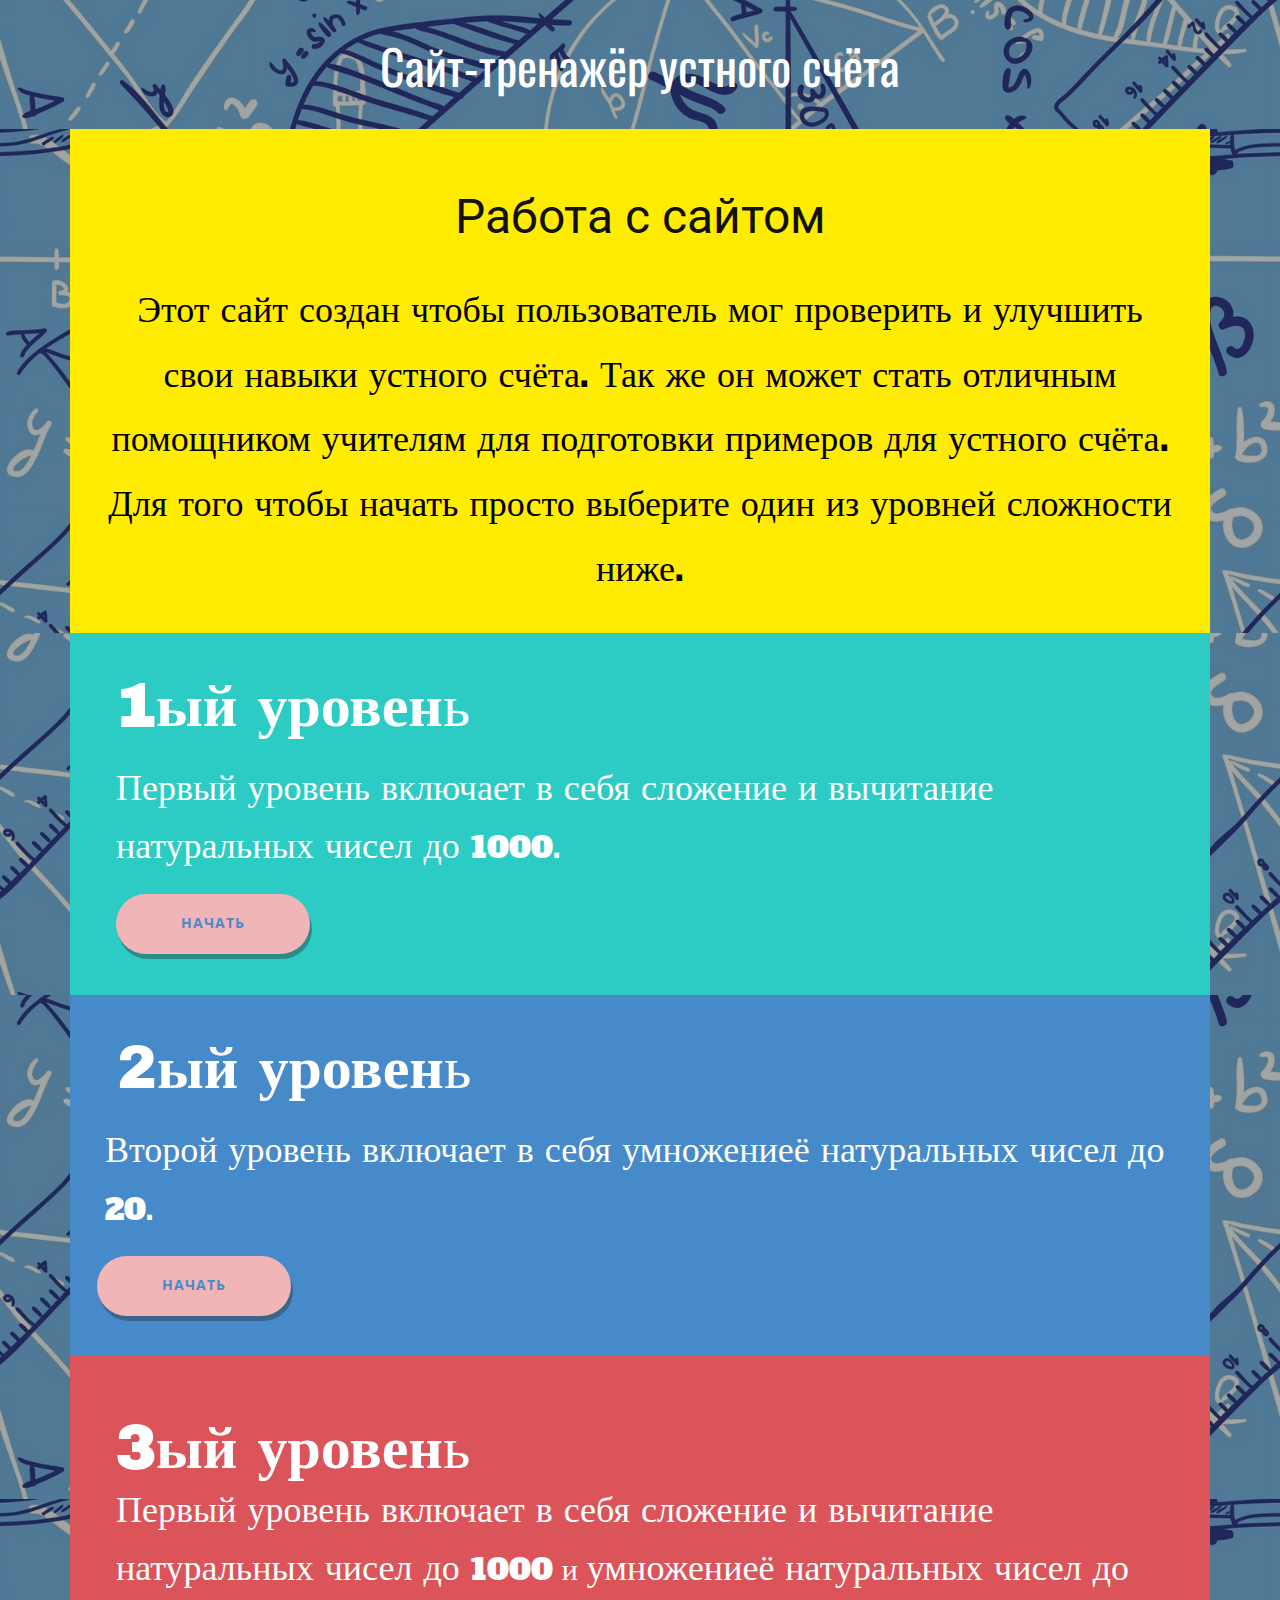
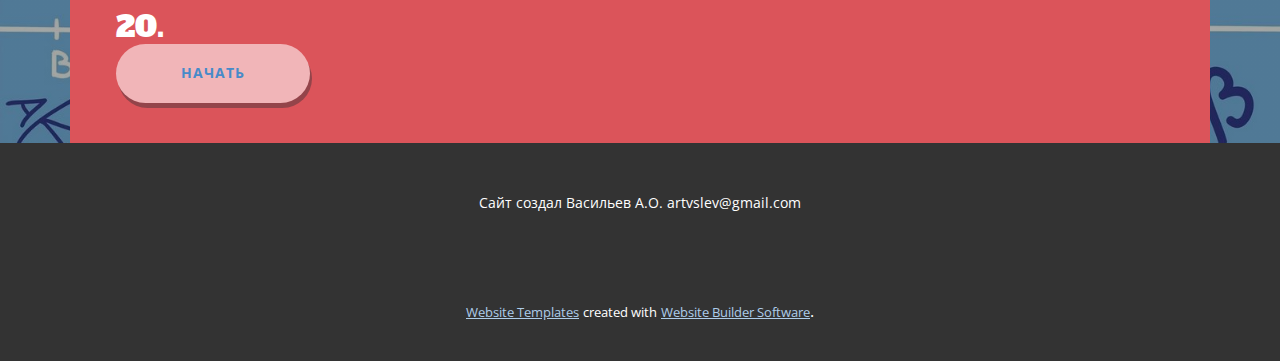
<file: index.html>
<!DOCTYPE html>
<html style="font-size: 16px;">
  <head>
    <meta name="viewport" content="width=device-width, initial-scale=1.0">
    <meta charset="utf-8">
    <meta name="keywords" content="Сайт-тренажёр устного счёта, Работа с сайтом, ​​1ый уровень">
    <meta name="description" content="">
    <meta name="page_type" content="np-template-header-footer-from-plugin">
    <title>Главная</title>
    <link rel="stylesheet" href="nicepage.css" media="screen">
<link rel="stylesheet" href="Главная.css" media="screen">
    <script class="u-script" type="text/javascript" src="jquery.js" defer=""></script>
    <script class="u-script" type="text/javascript" src="nicepage.js" defer=""></script>
    <meta name="generator" content="Nicepage 4.8.2, nicepage.com">
    <link id="u-theme-google-font" rel="stylesheet" href="https://fonts.googleapis.com/css?family=Roboto:100,100i,300,300i,400,400i,500,500i,700,700i,900,900i|Open+Sans:300,300i,400,400i,500,500i,600,600i,700,700i,800,800i">
    <link id="u-page-google-font" rel="stylesheet" href="https://fonts.googleapis.com/css?family=Oswald:200,300,400,500,600,700|Alfa+Slab+One:400|Archivo+Black:400">
    
    
    
    
    
    <script type="application/ld+json">{
		"@context": "http://schema.org",
		"@type": "Organization",
		"name": ""
}</script>
    <meta name="theme-color" content="#478ac9">
    <meta property="og:title" content="Главная">
    <meta property="og:type" content="website">
  </head>
  <body data-home-page="Главная.html" data-home-page-title="Главная" class="u-body u-xl-mode"><header class="u-clearfix u-header u-image u-shading u-header" id="sec-0001" data-image-width="1600" data-image-height="900"><div class="u-clearfix u-sheet u-valign-middle u-sheet-1">
        <h1 class="u-align-center u-custom-font u-font-oswald u-text u-text-1">Сайт-тренажёр устного счёта<span style="font-size: 4.5rem;"></span>
          <br>
        </h1>
      </div></header> 
    <section class="skrollable u-align-center u-clearfix u-image u-shading u-section-1" id="sec-8f2c" data-image-width="1600" data-image-height="900">
      <div class="u-clearfix u-sheet u-sheet-1">
        <div class="u-container-style u-custom-color-5 u-expanded-width u-group u-shape-rectangle u-group-1">
          <div class="u-container-layout u-container-layout-1">
            <h1 class="u-text u-text-default u-text-1">Работа с сайтом<br>
            </h1>
            <p class="u-align-center u-custom-font u-text u-text-black u-text-2">Этот сайт создан чтобы пользователь мог проверить и улучшить свои навыки устного счёта. Так же он может стать отличным помощником учителям для подготовки примеров для устного счёта.<br>Для того чтобы начать просто выберите один из уровней сложности ниже.
            </p>
          </div>
        </div>
      </div>
    </section>
    <section class="u-align-center u-clearfix u-image u-shading u-section-2" id="carousel_2105" data-image-width="1600" data-image-height="900">
      <div class="u-clearfix u-sheet u-valign-middle u-sheet-1">
        <div class="u-clearfix u-expanded-width u-layout-wrap u-layout-wrap-1">
          <div class="u-layout">
            <div class="u-layout-row">
              <div class="u-align-left u-container-style u-layout-cell u-palette-4-base u-size-60 u-layout-cell-1">
                <div class="u-container-layout u-container-layout-1">
                  <h2 class="u-custom-font u-text u-text-default u-text-1">
                    <span style="font-weight: 700;">
                      <span style="font-weight: 400;"></span>
                    </span>
                    <span style="font-weight: 700;">1ый </span>
                    <span style="font-weight: 700;">уровен</span>ь
                  </h2>
                  <p class="u-large-text u-text u-text-variant u-text-2">Первый уровень включает в себя сложение и вычитание натуральных чисел до <span style="font-size: 1.875rem;">1000.</span>
                  </p>
                  <a href="Уровень-1.html" data-page-id="5730652" class="u-btn u-btn-round u-button-style u-hover-palette-3-light-3 u-palette-2-light-2 u-radius-50 u-text-palette-1-base u-btn-1">Начать<br>
                  </a>
                </div>
              </div>
            </div>
          </div>
        </div>
      </div>
    </section>
    <section class="u-align-center u-clearfix u-image u-shading u-section-3" id="carousel_5beb" data-image-width="1600" data-image-height="900">
      <div class="u-clearfix u-sheet u-sheet-1">
        <div class="u-clearfix u-expanded-width u-layout-wrap u-palette-1-base u-layout-wrap-1">
          <div class="u-layout">
            <div class="u-layout-row">
              <div class="u-align-left u-container-style u-layout-cell u-size-60 u-layout-cell-1">
                <div class="u-container-layout u-container-layout-1">
                  <h2 class="u-custom-font u-text u-text-default u-text-1">2<span style="font-weight: 700;"></span>
                    <span style="font-weight: 700;">ый </span>
                    <span style="font-weight: 700;">уровен</span>ь
                  </h2>
                  <p class="u-large-text u-text u-text-variant u-text-2">Второй уровень включает в себя умножениеё натуральных чисел до <span style="font-size: 1.875rem;">20.</span>
                  </p>
                  <a href="Уровень-2.html" data-page-id="1808806588" class="u-btn u-btn-round u-button-style u-hover-palette-3-light-3 u-palette-2-light-2 u-radius-50 u-text-palette-1-base u-btn-1">Начать<br>
                  </a>
                </div>
              </div>
            </div>
          </div>
        </div>
      </div>
    </section>
    <section class="u-align-center u-clearfix u-image u-shading u-section-4" id="carousel_c3f8" data-image-width="1600" data-image-height="900">
      <div class="u-clearfix u-sheet u-sheet-1">
        <div class="u-clearfix u-expanded-width u-layout-wrap u-palette-2-base u-layout-wrap-1">
          <div class="u-layout">
            <div class="u-layout-row">
              <div class="u-align-center-sm u-align-center-xs u-align-left-lg u-align-left-md u-align-left-xl u-container-style u-layout-cell u-size-60 u-layout-cell-1">
                <div class="u-container-layout u-container-layout-1">
                  <h2 class="u-custom-font u-text u-text-default u-text-1">
                    <span style="font-weight: 700;">
                      <span style="font-weight: 400;"></span>
                    </span>
                    <span style="font-weight: 700;">3ый </span>
                    <span style="font-weight: 700;">уровен</span>ь
                  </h2>
                  <p class="u-large-text u-text u-text-variant u-text-2">Первый уровень включает в себя сложение и вычитание натуральных чисел до <span style="font-size: 1.875rem;">1000 и&nbsp;</span>умножениеё натуральных чисел до <span style="font-size: 1.875rem;">20.</span>
                  </p>
                  <a href="Уровень-3.html" data-page-id="645821749" class="u-btn u-btn-round u-button-style u-hover-palette-3-light-3 u-palette-2-light-2 u-radius-50 u-text-palette-1-base u-btn-1">Начать<br>
                  </a>
                </div>
              </div>
            </div>
          </div>
        </div>
      </div>
    </section>
    
    
    <footer class="u-align-center u-clearfix u-footer u-grey-80 u-footer" id="sec-df2f"><div class="u-clearfix u-sheet u-sheet-1">
      <p class="u-small-text u-text u-text-variant u-text-1">Сайт создал Васильев А.О. artvslev@gmail.com</p>
    </div></footer>
    <section class="u-backlink u-clearfix u-grey-80">
      <a class="u-link" href="https://nicepage.com/website-templates" target="_blank">
        <span>Website Templates</span>
      </a>
      <p class="u-text">
        <span>created with</span>
      </p>
      <a class="u-link" href="" target="_blank">
        <span>Website Builder Software</span>
      </a>. 
    </section>
  </body>
</html>
</file>
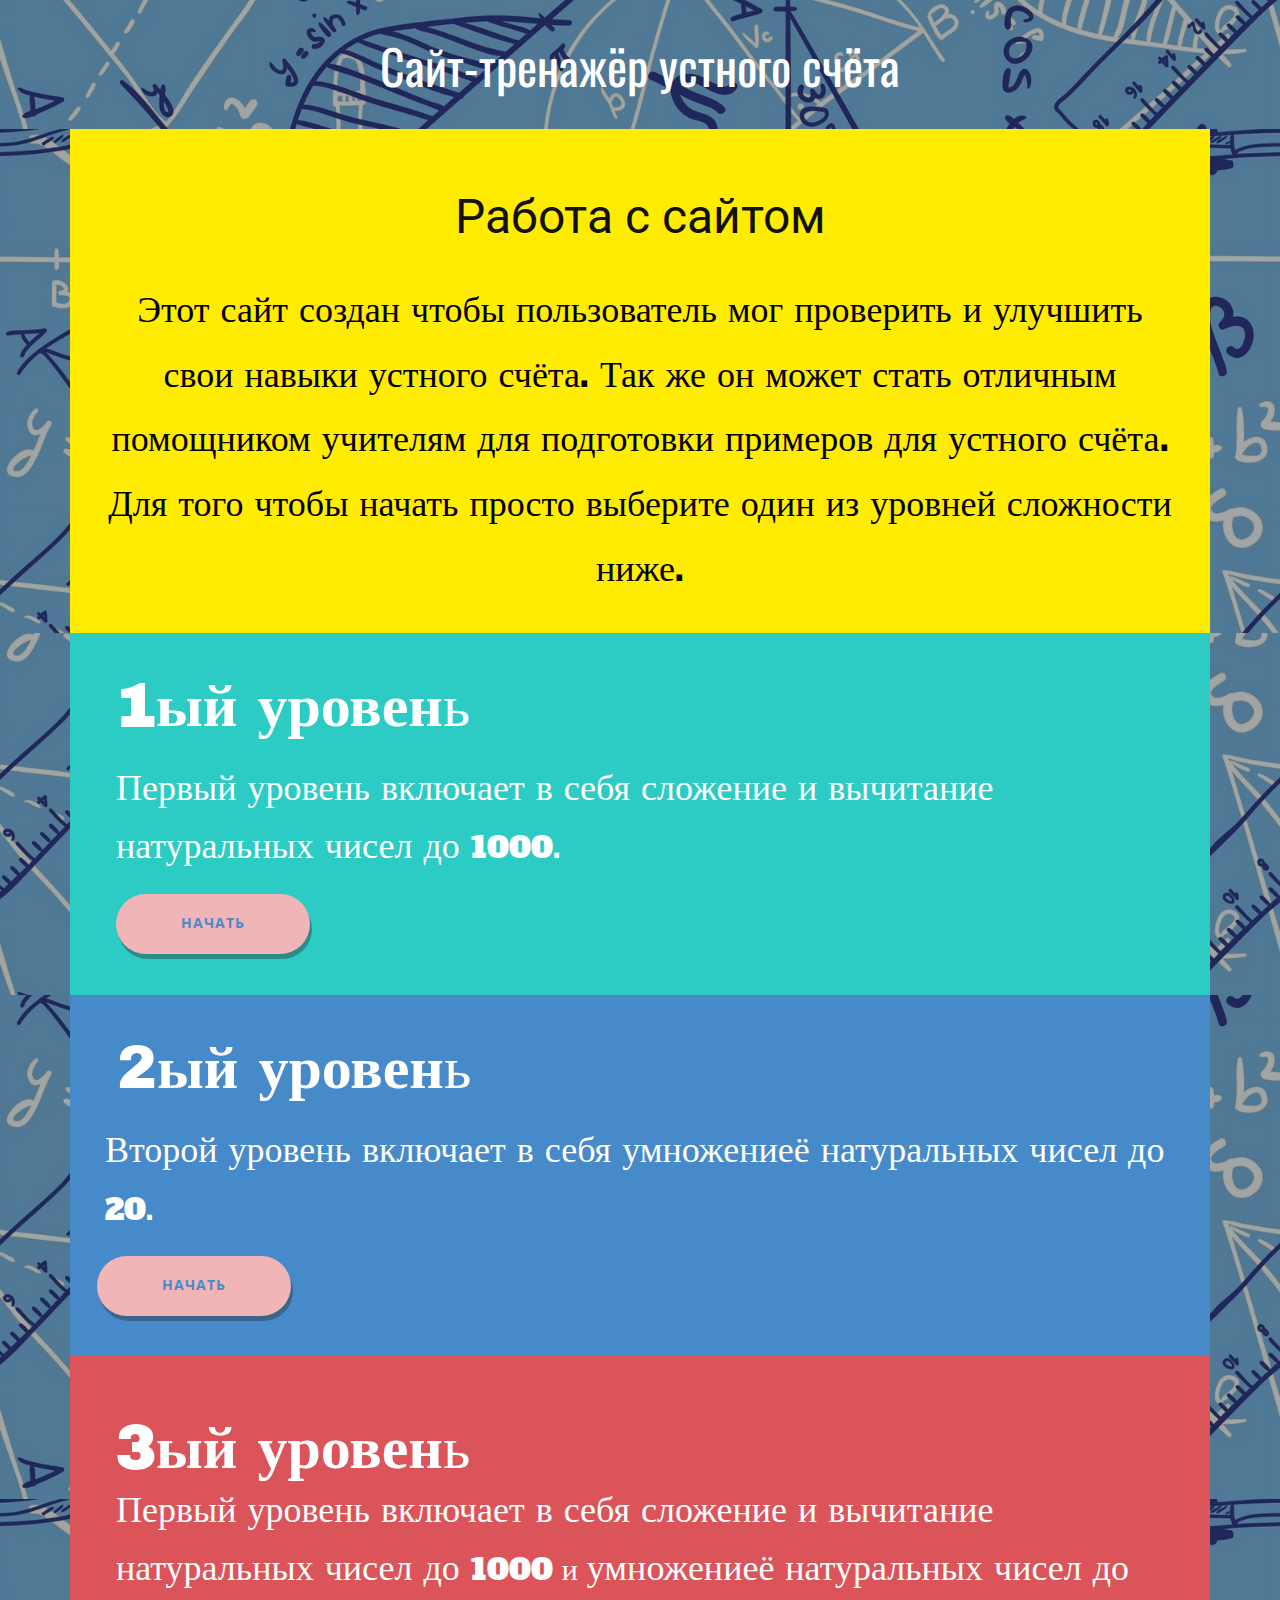
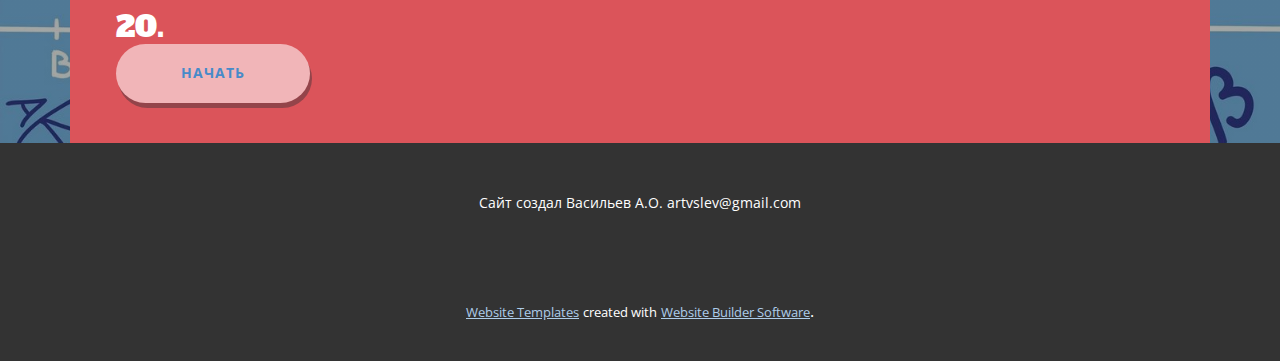
<file: Главная.html>
<!DOCTYPE html>
<html style="font-size: 16px;">
  <head>
    <meta name="viewport" content="width=device-width, initial-scale=1.0">
    <meta charset="utf-8">
    <meta name="keywords" content="Сайт-тренажёр устного счёта, Работа с сайтом, ​​1ый уровень">
    <meta name="description" content="">
    <meta name="page_type" content="np-template-header-footer-from-plugin">
    <title>Главная</title>
    <link rel="stylesheet" href="nicepage.css" media="screen">
<link rel="stylesheet" href="Главная.css" media="screen">
    <script class="u-script" type="text/javascript" src="jquery.js" defer=""></script>
    <script class="u-script" type="text/javascript" src="nicepage.js" defer=""></script>
    <meta name="generator" content="Nicepage 4.8.2, nicepage.com">
    <link id="u-theme-google-font" rel="stylesheet" href="https://fonts.googleapis.com/css?family=Roboto:100,100i,300,300i,400,400i,500,500i,700,700i,900,900i|Open+Sans:300,300i,400,400i,500,500i,600,600i,700,700i,800,800i">
    <link id="u-page-google-font" rel="stylesheet" href="https://fonts.googleapis.com/css?family=Oswald:200,300,400,500,600,700|Alfa+Slab+One:400|Archivo+Black:400">
    
    
    
    
    
    <script type="application/ld+json">{
		"@context": "http://schema.org",
		"@type": "Organization",
		"name": ""
}</script>
    <meta name="theme-color" content="#478ac9">
    <meta property="og:title" content="Главная">
    <meta property="og:type" content="website">
  </head>
  <body class="u-body u-xl-mode"><header class="u-clearfix u-header u-image u-shading u-header" id="sec-0001" data-image-width="1600" data-image-height="900"><div class="u-clearfix u-sheet u-valign-middle u-sheet-1">
        <h1 class="u-align-center u-custom-font u-font-oswald u-text u-text-1">Сайт-тренажёр устного счёта<span style="font-size: 4.5rem;"></span>
          <br>
        </h1>
      </div></header> 
    <section class="skrollable u-align-center u-clearfix u-image u-shading u-section-1" id="sec-8f2c" data-image-width="1600" data-image-height="900">
      <div class="u-clearfix u-sheet u-sheet-1">
        <div class="u-container-style u-custom-color-5 u-expanded-width u-group u-shape-rectangle u-group-1">
          <div class="u-container-layout u-container-layout-1">
            <h1 class="u-text u-text-default u-text-1">Работа с сайтом<br>
            </h1>
            <p class="u-align-center u-custom-font u-text u-text-black u-text-2">Этот сайт создан чтобы пользователь мог проверить и улучшить свои навыки устного счёта. Так же он может стать отличным помощником учителям для подготовки примеров для устного счёта.<br>Для того чтобы начать просто выберите один из уровней сложности ниже.
            </p>
          </div>
        </div>
      </div>
    </section>
    <section class="u-align-center u-clearfix u-image u-shading u-section-2" id="carousel_2105" data-image-width="1600" data-image-height="900">
      <div class="u-clearfix u-sheet u-valign-middle u-sheet-1">
        <div class="u-clearfix u-expanded-width u-layout-wrap u-layout-wrap-1">
          <div class="u-layout">
            <div class="u-layout-row">
              <div class="u-align-left u-container-style u-layout-cell u-palette-4-base u-size-60 u-layout-cell-1">
                <div class="u-container-layout u-container-layout-1">
                  <h2 class="u-custom-font u-text u-text-default u-text-1">
                    <span style="font-weight: 700;">
                      <span style="font-weight: 400;"></span>
                    </span>
                    <span style="font-weight: 700;">1ый </span>
                    <span style="font-weight: 700;">уровен</span>ь
                  </h2>
                  <p class="u-large-text u-text u-text-variant u-text-2">Первый уровень включает в себя сложение и вычитание натуральных чисел до <span style="font-size: 1.875rem;">1000.</span>
                  </p>
                  <a href="Уровень-1.html" data-page-id="5730652" class="u-btn u-btn-round u-button-style u-hover-palette-3-light-3 u-palette-2-light-2 u-radius-50 u-text-palette-1-base u-btn-1">Начать<br>
                  </a>
                </div>
              </div>
            </div>
          </div>
        </div>
      </div>
    </section>
    <section class="u-align-center u-clearfix u-image u-shading u-section-3" id="carousel_5beb" data-image-width="1600" data-image-height="900">
      <div class="u-clearfix u-sheet u-sheet-1">
        <div class="u-clearfix u-expanded-width u-layout-wrap u-palette-1-base u-layout-wrap-1">
          <div class="u-layout">
            <div class="u-layout-row">
              <div class="u-align-left u-container-style u-layout-cell u-size-60 u-layout-cell-1">
                <div class="u-container-layout u-container-layout-1">
                  <h2 class="u-custom-font u-text u-text-default u-text-1">2<span style="font-weight: 700;"></span>
                    <span style="font-weight: 700;">ый </span>
                    <span style="font-weight: 700;">уровен</span>ь
                  </h2>
                  <p class="u-large-text u-text u-text-variant u-text-2">Второй уровень включает в себя умножениеё натуральных чисел до <span style="font-size: 1.875rem;">20.</span>
                  </p>
                  <a href="Уровень-2.html" data-page-id="1808806588" class="u-btn u-btn-round u-button-style u-hover-palette-3-light-3 u-palette-2-light-2 u-radius-50 u-text-palette-1-base u-btn-1">Начать<br>
                  </a>
                </div>
              </div>
            </div>
          </div>
        </div>
      </div>
    </section>
    <section class="u-align-center u-clearfix u-image u-shading u-section-4" id="carousel_c3f8" data-image-width="1600" data-image-height="900">
      <div class="u-clearfix u-sheet u-sheet-1">
        <div class="u-clearfix u-expanded-width u-layout-wrap u-palette-2-base u-layout-wrap-1">
          <div class="u-layout">
            <div class="u-layout-row">
              <div class="u-align-center-sm u-align-center-xs u-align-left-lg u-align-left-md u-align-left-xl u-container-style u-layout-cell u-size-60 u-layout-cell-1">
                <div class="u-container-layout u-container-layout-1">
                  <h2 class="u-custom-font u-text u-text-default u-text-1">
                    <span style="font-weight: 700;">
                      <span style="font-weight: 400;"></span>
                    </span>
                    <span style="font-weight: 700;">3ый </span>
                    <span style="font-weight: 700;">уровен</span>ь
                  </h2>
                  <p class="u-large-text u-text u-text-variant u-text-2">Первый уровень включает в себя сложение и вычитание натуральных чисел до <span style="font-size: 1.875rem;">1000 и&nbsp;</span>умножениеё натуральных чисел до <span style="font-size: 1.875rem;">20.</span>
                  </p>
                  <a href="Уровень-3.html" data-page-id="645821749" class="u-btn u-btn-round u-button-style u-hover-palette-3-light-3 u-palette-2-light-2 u-radius-50 u-text-palette-1-base u-btn-1">Начать<br>
                  </a>
                </div>
              </div>
            </div>
          </div>
        </div>
      </div>
    </section>
    
    
     
    <footer class="u-align-center u-clearfix u-footer u-grey-80 u-footer" id="sec-df2f"><div class="u-clearfix u-sheet u-sheet-1">
      <p class="u-small-text u-text u-text-variant u-text-1">Сайт создал Васильев А.О. artvslev@gmail.com</p>
    </div></footer>
    <section class="u-backlink u-clearfix u-grey-80">
      <a class="u-link" href="https://nicepage.com/website-templates" target="_blank">
        <span>Website Templates</span>
      </a>
      <p class="u-text">
        <span>created with</span>
      </p>
      <a class="u-link" href="" target="_blank">
        <span>Website Builder Software</span>
      </a>. 
    </section>
  </body>
</html>
</file>
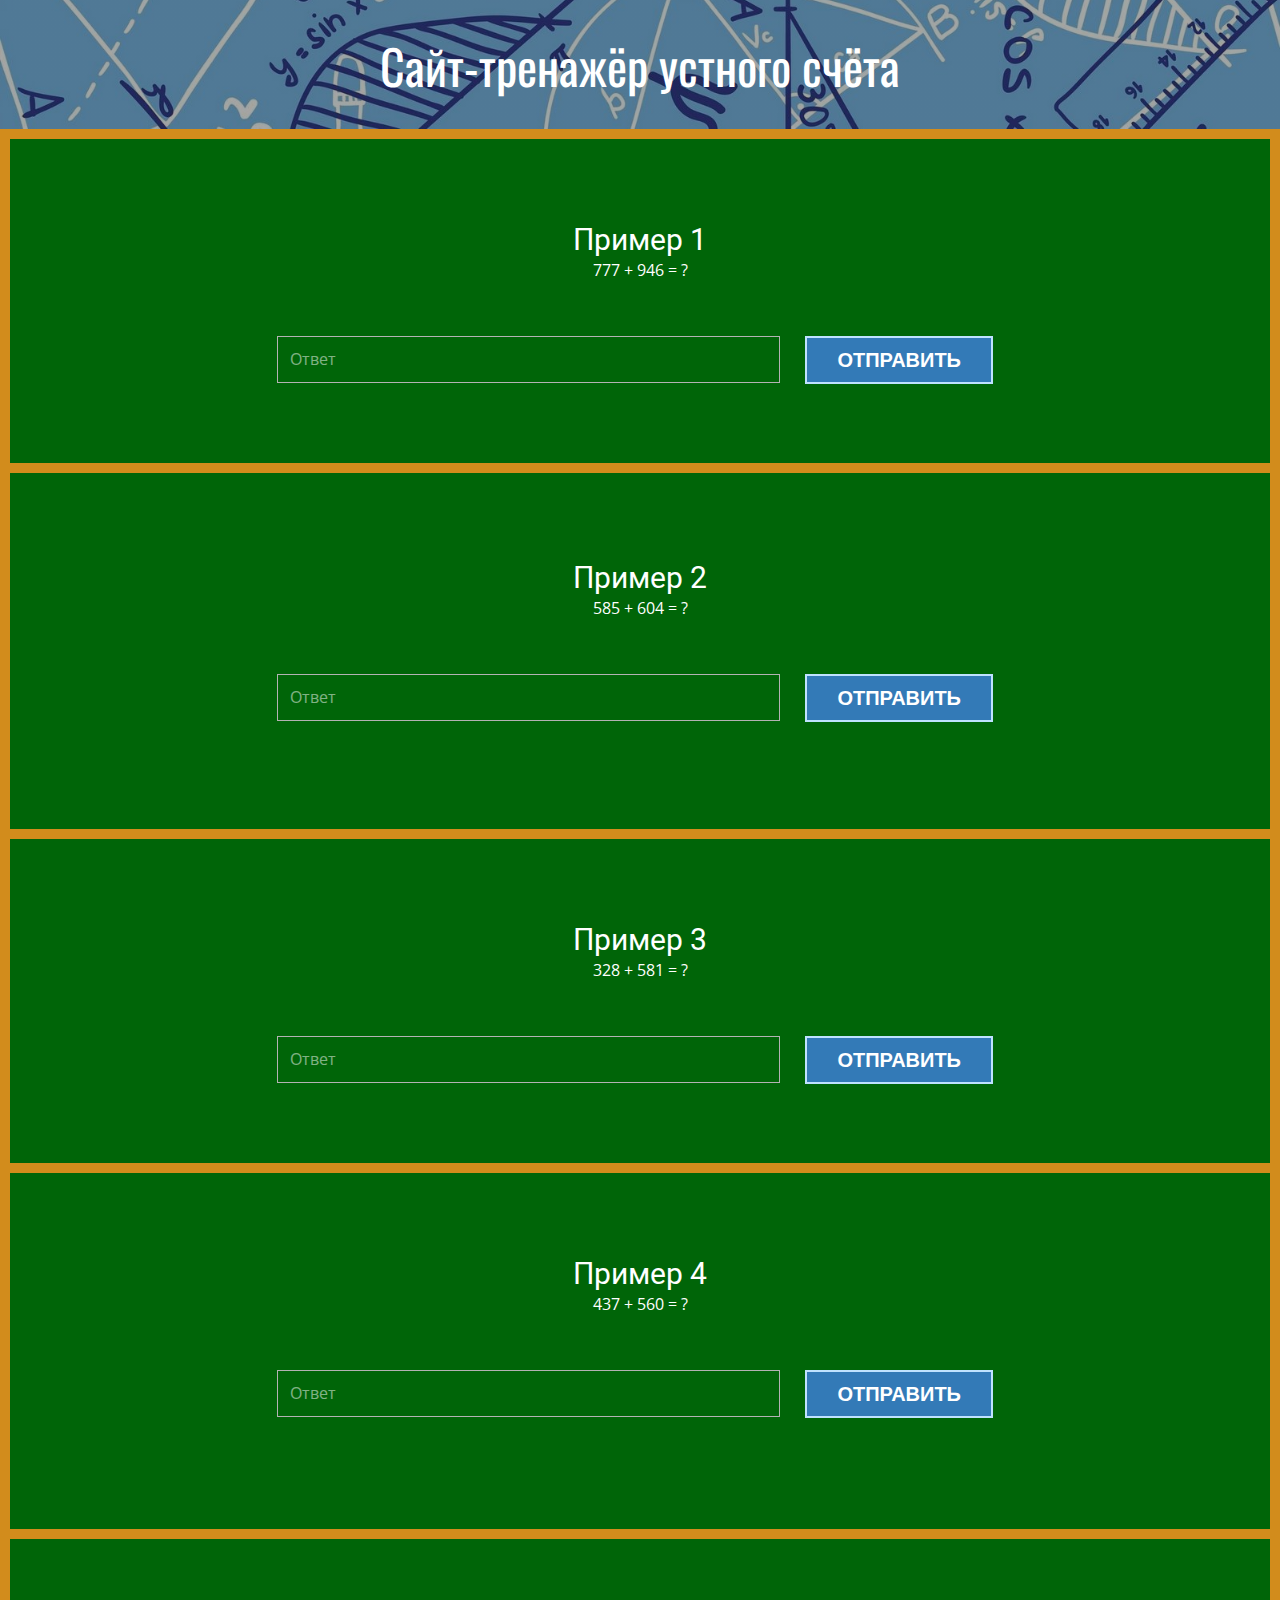
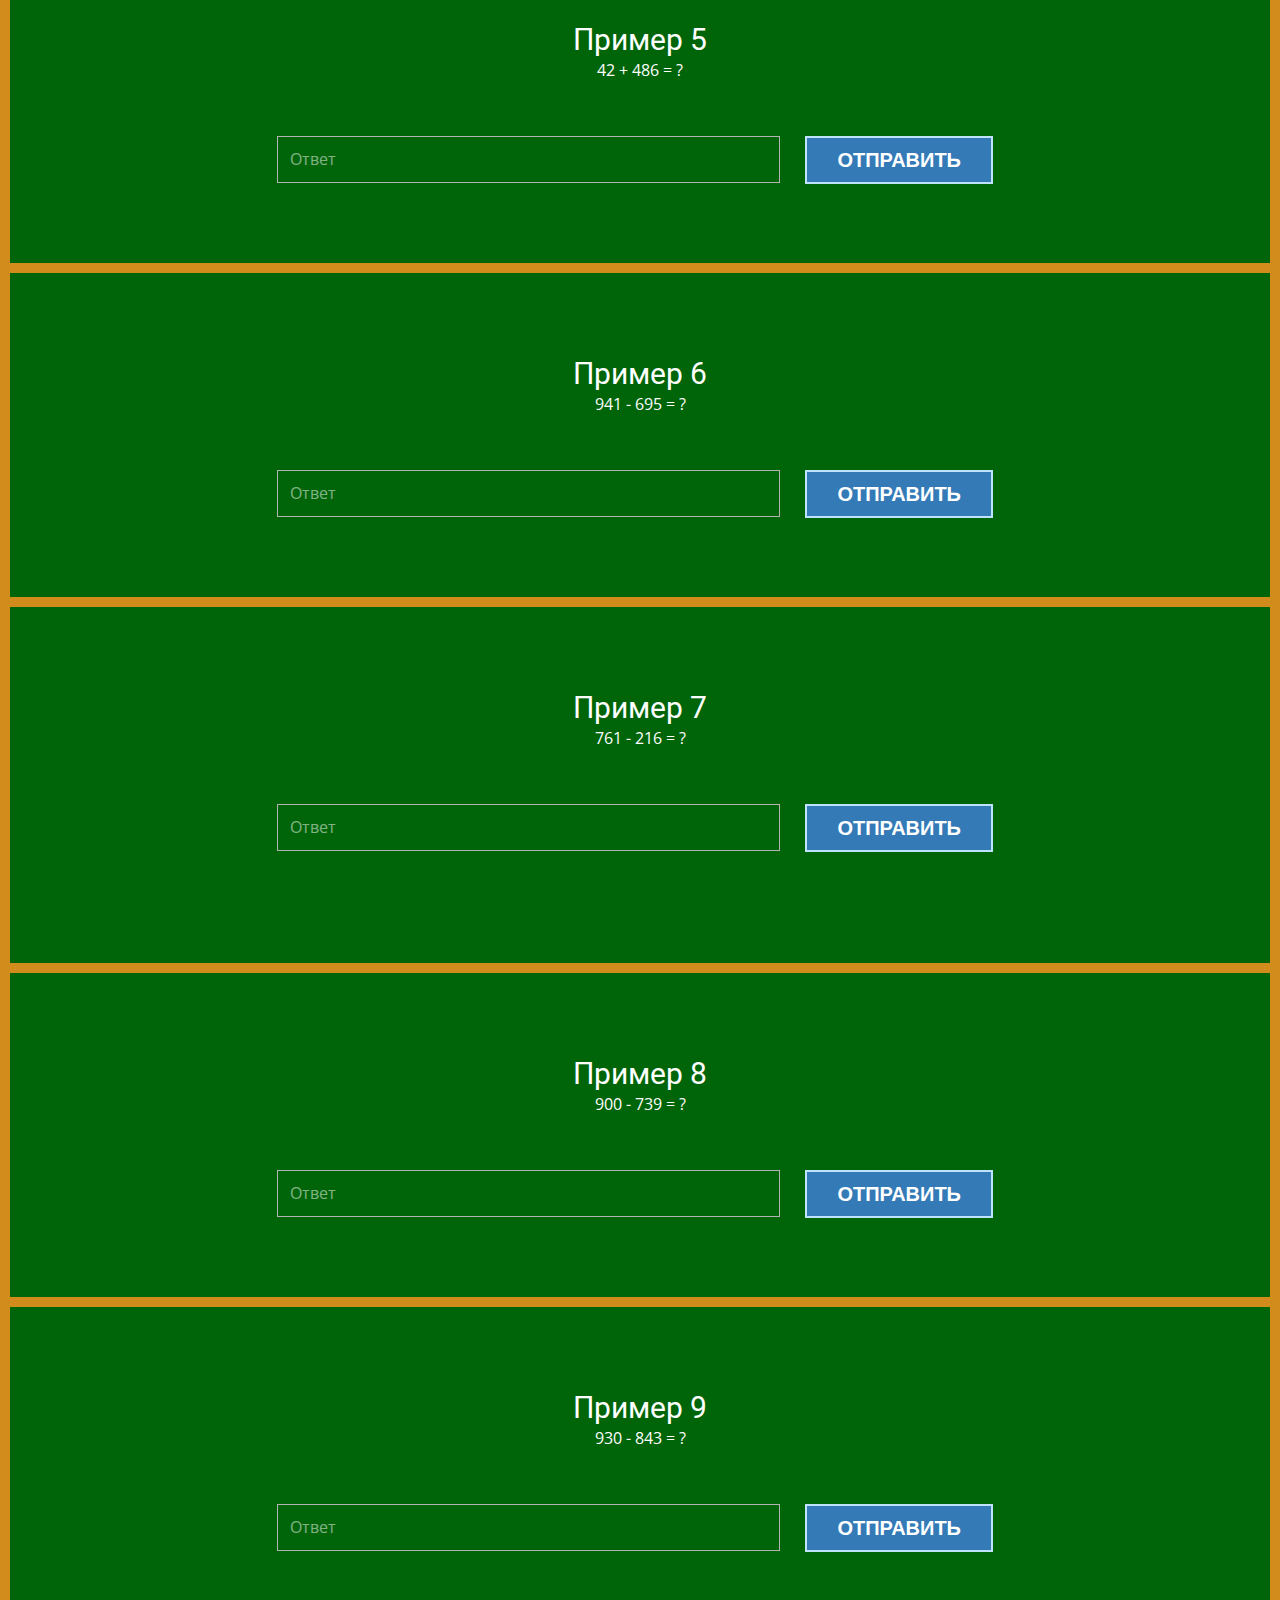
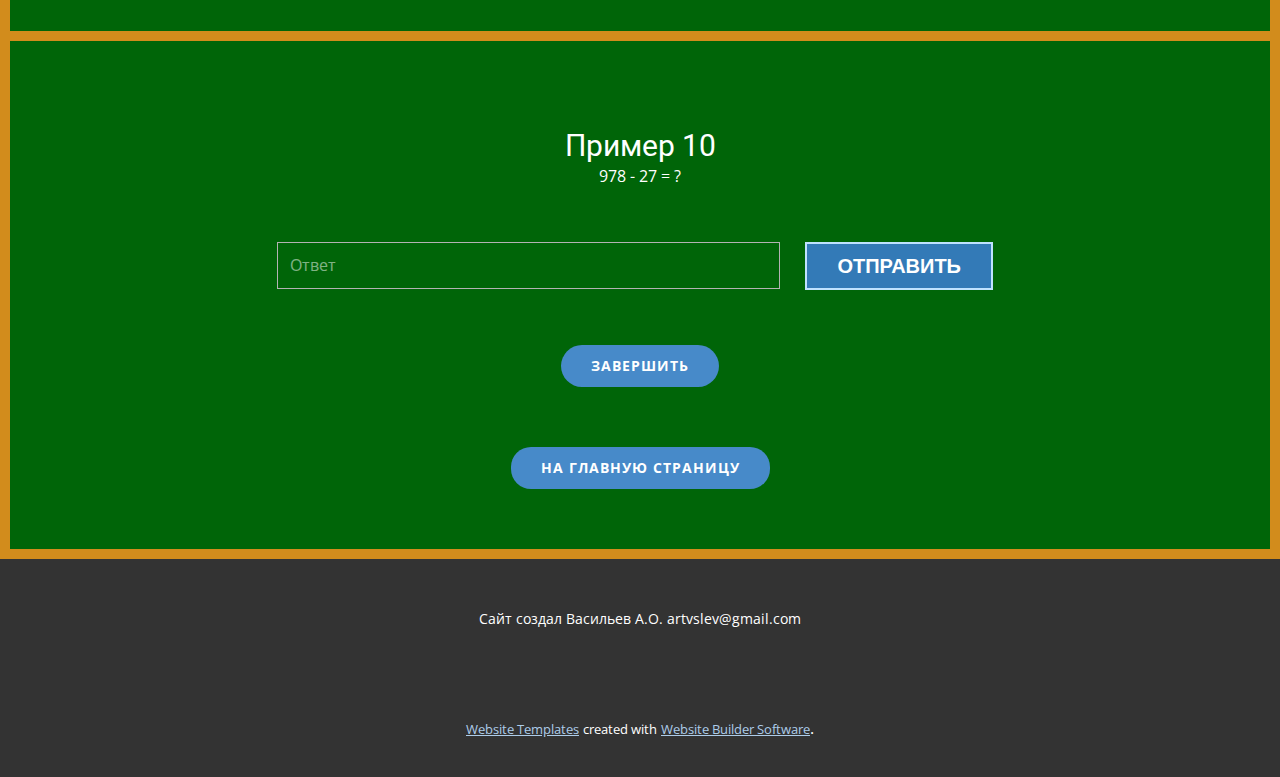
<file: Уровень-1.html>
<!DOCTYPE html>
<html style="font-size: 16px;">
  <head>
    <meta name="viewport" content="width=device-width, initial-scale=1.0">
    <meta charset="utf-8">
    <meta name="keywords" content="INTUITIVE">
    <meta name="description" content="">
    <meta name="page_type" content="np-template-header-footer-from-plugin">
    <title>Уровень 1</title>
    <link rel="stylesheet" href="nicepage.css" media="screen">
<link rel="stylesheet" href="Уровень-1.css" media="screen">
    <script class="u-script" type="text/javascript" src="jquery.js" defer=""></script>
    <script class="u-script" type="text/javascript" src="nicepage.js" defer=""></script>
    <meta name="generator" content="Nicepage 4.8.2, nicepage.com">
    <link id="u-theme-google-font" rel="stylesheet" href="https://fonts.googleapis.com/css?family=Roboto:100,100i,300,300i,400,400i,500,500i,700,700i,900,900i|Open+Sans:300,300i,400,400i,500,500i,600,600i,700,700i,800,800i">
    <link id="u-page-google-font" rel="stylesheet" href="https://fonts.googleapis.com/css?family=Oswald:200,300,400,500,600,700">
    
    
    
    
    
    
    
    
    
    
    
    
    <script type="application/ld+json">{
		"@context": "http://schema.org",
		"@type": "Organization",
		"name": ""
}</script>
    <meta name="theme-color" content="#478ac9">
    <meta property="og:title" content="Уровень 1">
    <meta property="og:type" content="website">
  </head>
  <body class="u-body u-xl-mode"><header class="u-clearfix u-header u-image u-shading u-header" id="sec-0001" data-image-width="1600" data-image-height="900"><div class="u-clearfix u-sheet u-valign-middle u-sheet-1">
        <h1 class="u-align-center u-custom-font u-font-oswald u-text u-text-1">Сайт-тренажёр устного счёта<span style="font-size: 4.5rem;"></span>
          <br>
        </h1>
      </div></header>
    <section class="u-align-center u-border-10 u-border-custom-color-6 u-border-no-bottom u-clearfix u-custom-color-4 u-section-1" id="sec-8bd2">
      <div class="u-clearfix u-sheet u-sheet-1">
        <pr1><h3 class="u-text u-text-1">Пример 1</h3></pr1>      
        <p11>
          <p class="u-text u-text-2">
            123-32=?<br>
          </p>
        </p11>
        <div class="u-form u-form-1">
          <ans1>
            <form action="#" method="POST" class="u-clearfix u-form-horizontal u-form-spacing-15 u-inner-form" style="padding: 15px;" >
              <div class="u-form-group u-label-none">
                <input type="text" placeholder="Ответ"  name="text" class="u-border-1 u-border-grey-30 u-input u-input-rectangle" >
              </div>
            </ans1>
              <div class="u-form-group u-form-submit">
                <bt1>
                  <button type="button" class="atuin-btn" > Отправить 
                </bt1>                
               
              </div>
            </form>
        </div>
      </div>
    </section>
    <section class="u-align-center u-border-10 u-border-custom-color-6 u-border-no-bottom u-clearfix u-custom-color-4 u-section-2" id="carousel_8c42">
      <div class="u-clearfix u-sheet u-sheet-1">
        <h3 class="u-text u-text-1">Пример 2</h3>
        <p12><p class="u-text u-text-2">123-32=?<br>
        </p></p12>
        <div class="u-form u-form-1">
          <ans2>
            <form action="#" method="POST" class="u-clearfix u-form-horizontal u-form-spacing-15 u-inner-form" style="padding: 15px;" >
              <div class="u-form-group u-label-none">
                <input type="text" placeholder="Ответ"  id="i2" class="u-border-1 u-border-grey-30 u-input u-input-rectangle" > </input>
              </div>
            </ans2>
              <div class="u-form-group u-form-submit">
                <bt2>
                  <button type="button" class="atuin-btn" > Отправить 
                </bt2>                
               
              </div>
            </form>
        </div>
      </div>
    </section>
    <section class="u-align-center u-border-10 u-border-custom-color-6 u-border-no-bottom u-clearfix u-custom-color-4 u-section-3" id="carousel_ec66">
      <div class="u-clearfix u-sheet u-sheet-1">
        <h3 class="u-text u-text-1">Пример 3</h3>
        <p13>
          <p class="u-text u-text-2">123-32=?<br>
          </p>
        </p13>      
        <div class="u-form u-form-1">
          <ans3>
            <form action="#" method="POST" class="u-clearfix u-form-horizontal u-form-spacing-15 u-inner-form" style="padding: 15px;" >
              <div class="u-form-group u-label-none">
                <input type="text" placeholder="Ответ"  id="i3" class="u-border-1 u-border-grey-30 u-input u-input-rectangle" > </input>
              </div>
            </ans3>
              <div class="u-form-group u-form-submit">
                <bt3>
                  <button type="button" class="atuin-btn" > Отправить 
                </bt3>                
               
              </div>
            </form>
        </div>
      </div>
    </section>
    <section class="u-align-center u-border-10 u-border-custom-color-6 u-border-no-bottom u-clearfix u-custom-color-4 u-section-4" id="carousel_8569">
      <div class="u-clearfix u-sheet u-sheet-1">
        <h3 class="u-text u-text-1">Пример 4</h3>
        <p14>
          <p class="u-text u-text-2">123-32=?<br>
          </p>
        </p14>       
        <div class="u-form u-form-1">
  <ans4>
    <form action="#" method="POST" class="u-clearfix u-form-horizontal u-form-spacing-15 u-inner-form" style="padding: 15px;" >
      <div class="u-form-group u-label-none">
        <input type="text" placeholder="Ответ"  id="i4" class="u-border-1 u-border-grey-30 u-input u-input-rectangle" > </input>
      </div>
    </ans4>
      <div class="u-form-group u-form-submit">
        <bt4>
          <button type="button" class="atuin-btn" > Отправить 
        </bt4>                
       
      </div>
    </form>
</div>
      </div>
    </section>
    <section class="u-align-center u-border-10 u-border-custom-color-6 u-border-no-bottom u-clearfix u-custom-color-4 u-section-5" id="carousel_ef36">
      <div class="u-clearfix u-sheet u-sheet-1">
        <h3 class="u-text u-text-1">Пример 5</h3>
        <p15>
          <p class="u-text u-text-2">123-32=?<br>
          </p>
        </p15>      
       <div class="u-form u-form-1">
       <ans5>
       <form action="#" method="POST" class="u-clearfix u-form-horizontal u-form-spacing-15 u-inner-form" style="padding: 15px;" >
      <div class="u-form-group u-label-none">
        <input type="text" placeholder="Ответ"  id="i5" class="u-border-1 u-border-grey-30 u-input u-input-rectangle" > </input>
      </div>
      </ans5>
        <div class="u-form-group u-form-submit">
        <bt5>
          <button type="button" class="atuin-btn" > Отправить 
        </bt5>                
      </div>
    </form>
</div>
      </div>
    </section>
    <section class="u-align-center u-border-10 u-border-custom-color-6 u-border-no-bottom u-clearfix u-custom-color-4 u-section-7" id="carousel_92a8">
      <div class="u-clearfix u-sheet u-sheet-1">
        <h3 class="u-text u-text-1">Пример 6</h3>
        <p16>
          <p class="u-text u-text-2">123-32=?<br>
          </p>
        </p16>       
        <div class="u-form u-form-1">
          <ans6>
            <form action="#" method="POST" class="u-clearfix u-form-horizontal u-form-spacing-15 u-inner-form" style="padding: 15px;" >
              <div class="u-form-group u-label-none">
                <input type="text" placeholder="Ответ"  id="i6" class="u-border-1 u-border-grey-30 u-input u-input-rectangle" > </input>
              </div>
            </ans6>
              <div class="u-form-group u-form-submit">
                <bt6>
                  <button type="button" class="atuin-btn" > Отправить 
                </bt6>                
               
              </div>
            </form>
        </div>
      </div>
    </section>
    <section class="u-align-center u-border-10 u-border-custom-color-6 u-border-no-bottom u-clearfix u-custom-color-4 u-section-8" id="carousel_8cfd">
      <div class="u-clearfix u-sheet u-sheet-1">
        <h3 class="u-text u-text-1">Пример 7</h3>
        <p17>
          <p class="u-text u-text-2">123-32=?<br>
          </p>
        </p17>     
        <div class="u-form u-form-1">
          <ans7>
            <form action="#" method="POST" class="u-clearfix u-form-horizontal u-form-spacing-15 u-inner-form" style="padding: 15px;" >
              <div class="u-form-group u-label-none">
                <input type="text" placeholder="Ответ"  id="i7" class="u-border-1 u-border-grey-30 u-input u-input-rectangle" > </input>
              </div>
            </ans7>
              <div class="u-form-group u-form-submit">
                <bt7>
                  <button type="button" class="atuin-btn" > Отправить 
                </bt7>                
               
              </div>
            </form>
        </div>
      </div>
    </section>
    <section class="u-align-center u-border-10 u-border-custom-color-6 u-border-no-bottom u-clearfix u-custom-color-4 u-section-9" id="carousel_8834">
      <div class="u-clearfix u-sheet u-sheet-1">
        <h3 class="u-text u-text-1">Пример 8</h3>
        <p18>
          <p class="u-text u-text-2">123-32=?<br>
          </p>
        </p18>      
        <div class="u-form u-form-1">
          <ans8>
            <form action="#" method="POST" class="u-clearfix u-form-horizontal u-form-spacing-15 u-inner-form" style="padding: 15px;" >
              <div class="u-form-group u-label-none">
                <input type="text" placeholder="Ответ"  id="i8" class="u-border-1 u-border-grey-30 u-input u-input-rectangle" > </input>
              </div>
            </ans8>
              <div class="u-form-group u-form-submit">
                <bt8>
                  <button type="button" class="atuin-btn" > Отправить 
                </bt8>                
               
              </div>
            </form>
        </div>
      </div>
    </section>
    <section class="u-align-center u-border-10 u-border-custom-color-6 u-border-no-bottom u-clearfix u-custom-color-4 u-section-10" id="carousel_7ff5">
      <div class="u-clearfix u-sheet u-sheet-1">
        <h3 class="u-text u-text-1">Пример 9</h3>
        <p19>
          <p class="u-text u-text-2">123-32=?<br>
          </p>
        </p19>       
        <div class="u-form u-form-1">
          <ans9>
            <form action="#" method="POST" class="u-clearfix u-form-horizontal u-form-spacing-15 u-inner-form" style="padding: 15px;" >
              <div class="u-form-group u-label-none">
                <input type="text" placeholder="Ответ"  id="i9" class="u-border-1 u-border-grey-30 u-input u-input-rectangle" > </input>
              </div>
            </ans9>
              <div class="u-form-group u-form-submit">
                <bt9>
                  <button type="button" class="atuin-btn" > Отправить 
                </bt9>                
               
              </div>
            </form>
        </div>
      </div>
    </section>
    <section class="u-align-center u-border-10 u-border-custom-color-6 u-clearfix u-custom-color-4 u-section-11" id="carousel_52bf">
      <div class="u-clearfix u-sheet u-sheet-1">
        <h3 class="u-text u-text-1">Пример 10</h3>
        <p20>
          <p class="u-text u-text-2">123-32=?<br>
          </p>
        </p20>      
        <div class="u-form u-form-1">
          <ans10>
            <form action="#" method="POST" class="u-clearfix u-form-horizontal u-form-spacing-15 u-inner-form" style="padding: 15px;" >
              <div class="u-form-group u-label-none">
                <input type="text" placeholder="Ответ"  id="i10" class="u-border-1 u-border-grey-30 u-input u-input-rectangle" > </input>
              </div>
            </ans10>
              <div class="u-form-group u-form-submit">
                <bt10>
                  <button type="button" class="atuin-btn" > Отправить 
                </bt10>                
               
              </div>
            </form>
        </div>
        <a id="end1" class="u-border-none u-btn u-btn-round u-button-style u-hover-palette-1-light-1 u-palette-1-base u-radius-50 u-btn-2">ЗАВЕРШИТЬ</a>
        <a href="Главная.html" class="u-border-none u-btn u-btn-round u-button-style u-hover-palette-1-light-1 u-palette-1-base u-radius-20 u-btn-2">НА ГЛАВНУЮ СТРАНИЦУ</a>
      </div>
     
    </section>
    
    
    <footer class="u-align-center u-clearfix u-footer u-grey-80 u-footer" id="sec-df2f"><div class="u-clearfix u-sheet u-sheet-1">
        <p class="u-small-text u-text u-text-variant u-text-1">Сайт создал Васильев А.О. artvslev@gmail.com</p>
      </div></footer>
    <section class="u-backlink u-clearfix u-grey-80">
      <a class="u-link" href="https://nicepage.com/website-templates" target="_blank">
        <span>Website Templates</span>
      </a>
      <p class="u-text">
        <span>created with</span>
      </p>
      <a class="u-link" href="" target="_blank">
        <span>Website Builder Software</span>
      </a>. 
    </section>
    <script src="prm1.js">
    </script>
  </body>
</html>
</file>
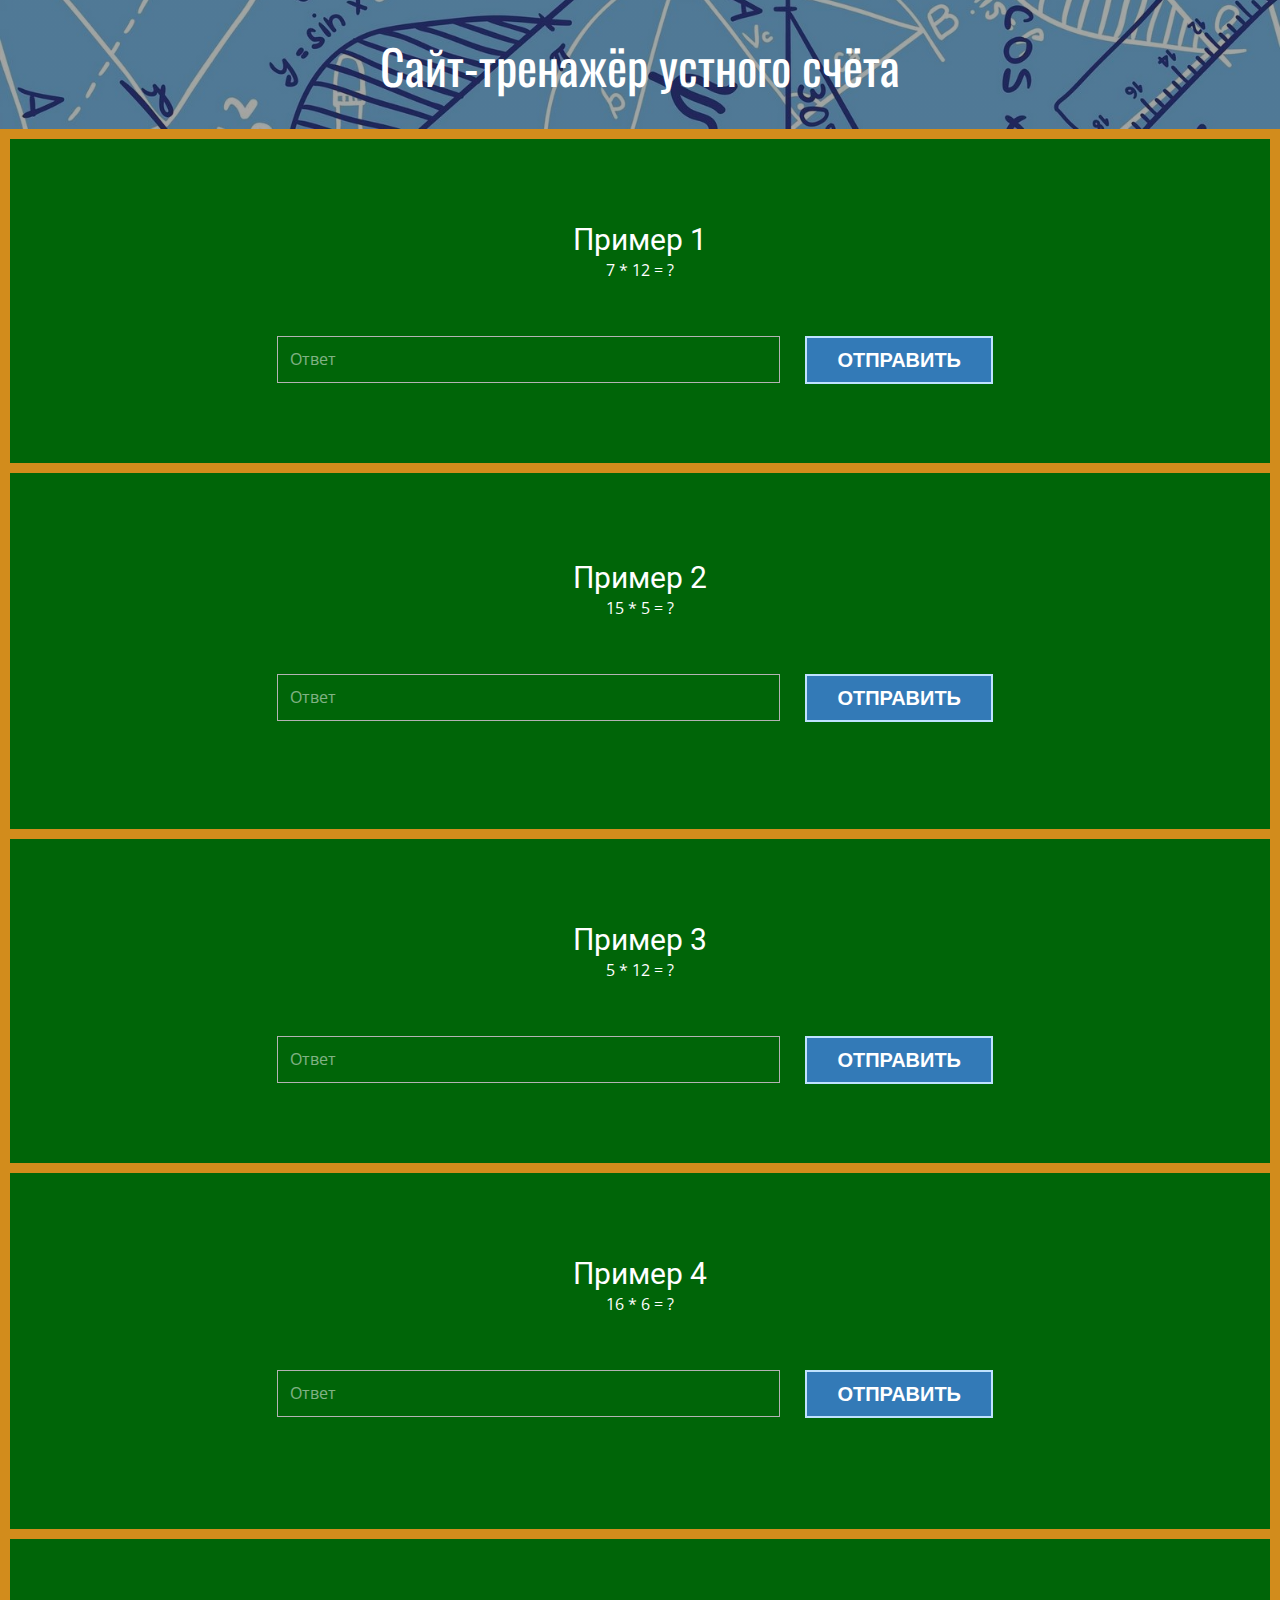
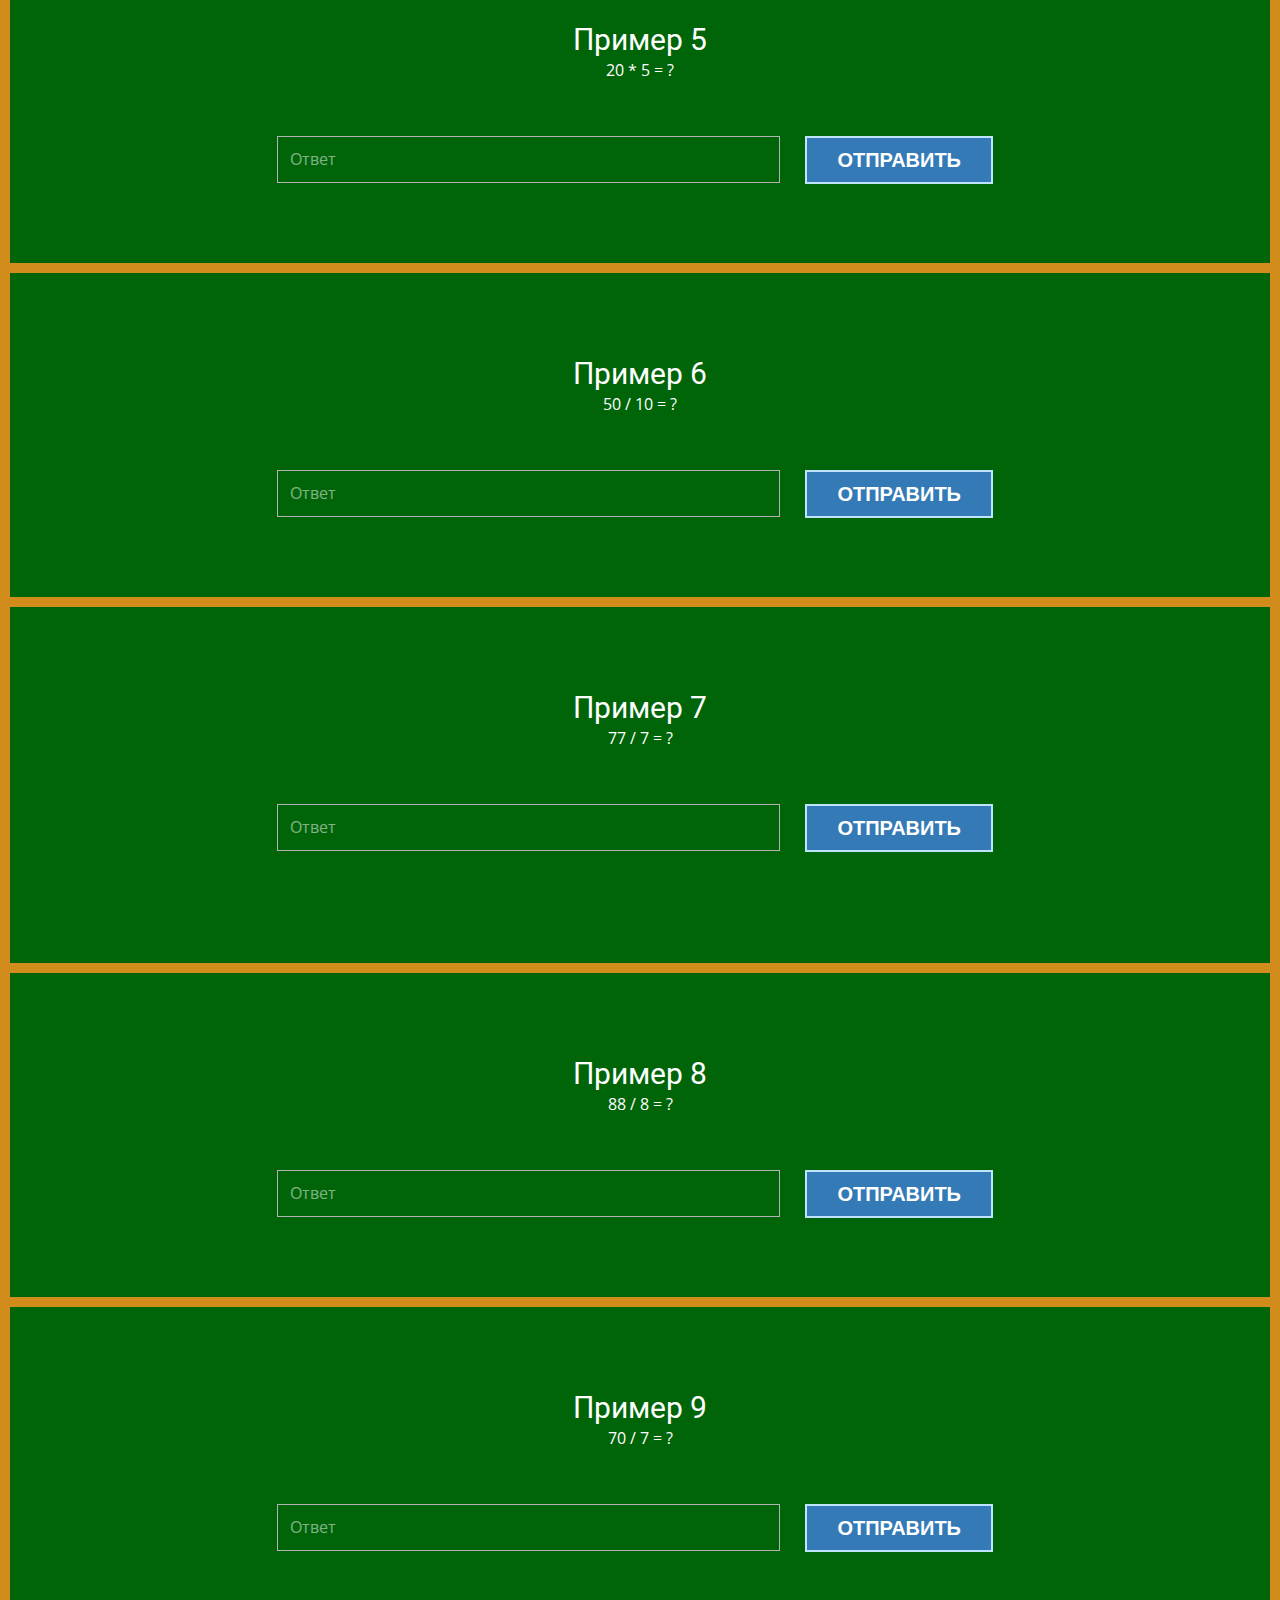
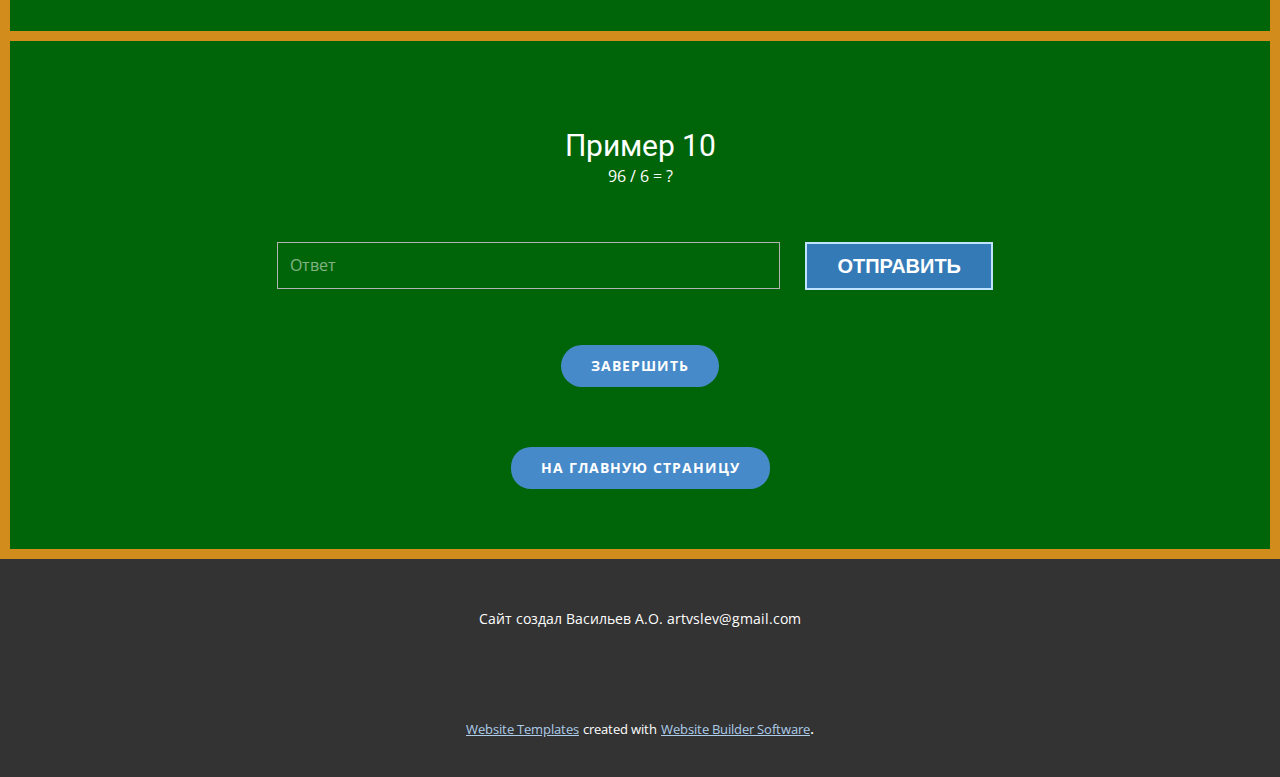
<file: Уровень-2.html>
<!DOCTYPE html>
<html style="font-size: 16px;">
  <head>
    <meta name="viewport" content="width=device-width, initial-scale=1.0">
    <meta charset="utf-8">
    <meta name="keywords" content="INTUITIVE">
    <meta name="description" content="">
    <meta name="page_type" content="np-template-header-footer-from-plugin">
    <title>Уровень 1</title>
    <link rel="stylesheet" href="nicepage.css" media="screen">
<link rel="stylesheet" href="Уровень-1.css" media="screen">
    <script class="u-script" type="text/javascript" src="jquery.js" defer=""></script>
    <script class="u-script" type="text/javascript" src="nicepage.js" defer=""></script>
    <meta name="generator" content="Nicepage 4.8.2, nicepage.com">
    <link id="u-theme-google-font" rel="stylesheet" href="https://fonts.googleapis.com/css?family=Roboto:100,100i,300,300i,400,400i,500,500i,700,700i,900,900i|Open+Sans:300,300i,400,400i,500,500i,600,600i,700,700i,800,800i">
    <link id="u-page-google-font" rel="stylesheet" href="https://fonts.googleapis.com/css?family=Oswald:200,300,400,500,600,700">
    
    
    
    
    
    
    
    
    
    
    
    
    <script type="application/ld+json">{
		"@context": "http://schema.org",
		"@type": "Organization",
		"name": ""
}</script>
    <meta name="theme-color" content="#478ac9">
    <meta property="og:title" content="Уровень 1">
    <meta property="og:type" content="website">
  </head>
  <body class="u-body u-xl-mode"><header class="u-clearfix u-header u-image u-shading u-header" id="sec-0001" data-image-width="1600" data-image-height="900"><div class="u-clearfix u-sheet u-valign-middle u-sheet-1">
        <h1 class="u-align-center u-custom-font u-font-oswald u-text u-text-1">Сайт-тренажёр устного счёта<span style="font-size: 4.5rem;"></span>
          <br>
        </h1>
      </div></header>
    <section class="u-align-center u-border-10 u-border-custom-color-6 u-border-no-bottom u-clearfix u-custom-color-4 u-section-1" id="sec-8bd2">
      <div class="u-clearfix u-sheet u-sheet-1">
        <pr1><h3 class="u-text u-text-1">Пример 1</h3></pr1>      
        <p11>
          <p class="u-text u-text-2">
            123-32=?<br>
          </p>
        </p11>
        <div class="u-form u-form-1">
          <ans1>
            <form action="#" method="POST" class="u-clearfix u-form-horizontal u-form-spacing-15 u-inner-form" style="padding: 15px;" >
              <div class="u-form-group u-label-none">
                <input type="text" placeholder="Ответ"  name="text" class="u-border-1 u-border-grey-30 u-input u-input-rectangle" >
              </div>
            </ans1>
              <div class="u-form-group u-form-submit">
                <bt1>
                  <button type="button" class="atuin-btn" > Отправить 
                </bt1>                
               
              </div>
            </form>
        </div>
      </div>
    </section>
    <section class="u-align-center u-border-10 u-border-custom-color-6 u-border-no-bottom u-clearfix u-custom-color-4 u-section-2" id="carousel_8c42">
      <div class="u-clearfix u-sheet u-sheet-1">
        <h3 class="u-text u-text-1">Пример 2</h3>
        <p12><p class="u-text u-text-2">123-32=?<br>
        </p></p12>
        <div class="u-form u-form-1">
          <ans2>
            <form action="#" method="POST" class="u-clearfix u-form-horizontal u-form-spacing-15 u-inner-form" style="padding: 15px;" >
              <div class="u-form-group u-label-none">
                <input type="text" placeholder="Ответ"  id="i2" class="u-border-1 u-border-grey-30 u-input u-input-rectangle" > </input>
              </div>
            </ans2>
              <div class="u-form-group u-form-submit">
                <bt2>
                  <button type="button" class="atuin-btn" > Отправить 
                </bt2>                
               
              </div>
            </form>
        </div>
      </div>
    </section>
    <section class="u-align-center u-border-10 u-border-custom-color-6 u-border-no-bottom u-clearfix u-custom-color-4 u-section-3" id="carousel_ec66">
      <div class="u-clearfix u-sheet u-sheet-1">
        <h3 class="u-text u-text-1">Пример 3</h3>
        <p13>
          <p class="u-text u-text-2">123-32=?<br>
          </p>
        </p13>      
        <div class="u-form u-form-1">
          <ans3>
            <form action="#" method="POST" class="u-clearfix u-form-horizontal u-form-spacing-15 u-inner-form" style="padding: 15px;" >
              <div class="u-form-group u-label-none">
                <input type="text" placeholder="Ответ"  id="i3" class="u-border-1 u-border-grey-30 u-input u-input-rectangle" > </input>
              </div>
            </ans3>
              <div class="u-form-group u-form-submit">
                <bt3>
                  <button type="button" class="atuin-btn" > Отправить 
                </bt3>                
               
              </div>
            </form>
        </div>
      </div>
    </section>
    <section class="u-align-center u-border-10 u-border-custom-color-6 u-border-no-bottom u-clearfix u-custom-color-4 u-section-4" id="carousel_8569">
      <div class="u-clearfix u-sheet u-sheet-1">
        <h3 class="u-text u-text-1">Пример 4</h3>
        <p14>
          <p class="u-text u-text-2">123-32=?<br>
          </p>
        </p14>       
        <div class="u-form u-form-1">
  <ans4>
    <form action="#" method="POST" class="u-clearfix u-form-horizontal u-form-spacing-15 u-inner-form" style="padding: 15px;" >
      <div class="u-form-group u-label-none">
        <input type="text" placeholder="Ответ"  id="i4" class="u-border-1 u-border-grey-30 u-input u-input-rectangle" > </input>
      </div>
    </ans4>
      <div class="u-form-group u-form-submit">
        <bt4>
          <button type="button" class="atuin-btn" > Отправить 
        </bt4>                
       
      </div>
    </form>
</div>
      </div>
    </section>
    <section class="u-align-center u-border-10 u-border-custom-color-6 u-border-no-bottom u-clearfix u-custom-color-4 u-section-5" id="carousel_ef36">
      <div class="u-clearfix u-sheet u-sheet-1">
        <h3 class="u-text u-text-1">Пример 5</h3>
        <p15>
          <p class="u-text u-text-2">123-32=?<br>
          </p>
        </p15>      
       <div class="u-form u-form-1">
       <ans5>
       <form action="#" method="POST" class="u-clearfix u-form-horizontal u-form-spacing-15 u-inner-form" style="padding: 15px;" >
      <div class="u-form-group u-label-none">
        <input type="text" placeholder="Ответ"  id="i5" class="u-border-1 u-border-grey-30 u-input u-input-rectangle" > </input>
      </div>
      </ans5>
        <div class="u-form-group u-form-submit">
        <bt5>
          <button type="button" class="atuin-btn" > Отправить 
        </bt5>                
      </div>
    </form>
</div>
      </div>
    </section>
    <section class="u-align-center u-border-10 u-border-custom-color-6 u-border-no-bottom u-clearfix u-custom-color-4 u-section-7" id="carousel_92a8">
      <div class="u-clearfix u-sheet u-sheet-1">
        <h3 class="u-text u-text-1">Пример 6</h3>
        <p16>
          <p class="u-text u-text-2">123-32=?<br>
          </p>
        </p16>       
        <div class="u-form u-form-1">
          <ans6>
            <form action="#" method="POST" class="u-clearfix u-form-horizontal u-form-spacing-15 u-inner-form" style="padding: 15px;" >
              <div class="u-form-group u-label-none">
                <input type="text" placeholder="Ответ"  id="i6" class="u-border-1 u-border-grey-30 u-input u-input-rectangle" > </input>
              </div>
            </ans6>
              <div class="u-form-group u-form-submit">
                <bt6>
                  <button type="button" class="atuin-btn" > Отправить 
                </bt6>                
               
              </div>
            </form>
        </div>
      </div>
    </section>
    <section class="u-align-center u-border-10 u-border-custom-color-6 u-border-no-bottom u-clearfix u-custom-color-4 u-section-8" id="carousel_8cfd">
      <div class="u-clearfix u-sheet u-sheet-1">
        <h3 class="u-text u-text-1">Пример 7</h3>
        <p17>
          <p class="u-text u-text-2">123-32=?<br>
          </p>
        </p17>     
        <div class="u-form u-form-1">
          <ans7>
            <form action="#" method="POST" class="u-clearfix u-form-horizontal u-form-spacing-15 u-inner-form" style="padding: 15px;" >
              <div class="u-form-group u-label-none">
                <input type="text" placeholder="Ответ"  id="i7" class="u-border-1 u-border-grey-30 u-input u-input-rectangle" > </input>
              </div>
            </ans7>
              <div class="u-form-group u-form-submit">
                <bt7>
                  <button type="button" class="atuin-btn" > Отправить 
                </bt7>                
               
              </div>
            </form>
        </div>
      </div>
    </section>
    <section class="u-align-center u-border-10 u-border-custom-color-6 u-border-no-bottom u-clearfix u-custom-color-4 u-section-9" id="carousel_8834">
      <div class="u-clearfix u-sheet u-sheet-1">
        <h3 class="u-text u-text-1">Пример 8</h3>
        <p18>
          <p class="u-text u-text-2">123-32=?<br>
          </p>
        </p18>      
        <div class="u-form u-form-1">
          <ans8>
            <form action="#" method="POST" class="u-clearfix u-form-horizontal u-form-spacing-15 u-inner-form" style="padding: 15px;" >
              <div class="u-form-group u-label-none">
                <input type="text" placeholder="Ответ"  id="i8" class="u-border-1 u-border-grey-30 u-input u-input-rectangle" > </input>
              </div>
            </ans8>
              <div class="u-form-group u-form-submit">
                <bt8>
                  <button type="button" class="atuin-btn" > Отправить 
                </bt8>                
               
              </div>
            </form>
        </div>
      </div>
    </section>
    <section class="u-align-center u-border-10 u-border-custom-color-6 u-border-no-bottom u-clearfix u-custom-color-4 u-section-10" id="carousel_7ff5">
      <div class="u-clearfix u-sheet u-sheet-1">
        <h3 class="u-text u-text-1">Пример 9</h3>
        <p19>
          <p class="u-text u-text-2">123-32=?<br>
          </p>
        </p19>       
        <div class="u-form u-form-1">
          <ans9>
            <form action="#" method="POST" class="u-clearfix u-form-horizontal u-form-spacing-15 u-inner-form" style="padding: 15px;" >
              <div class="u-form-group u-label-none">
                <input type="text" placeholder="Ответ"  id="i9" class="u-border-1 u-border-grey-30 u-input u-input-rectangle" > </input>
              </div>
            </ans9>
              <div class="u-form-group u-form-submit">
                <bt9>
                  <button type="button" class="atuin-btn" > Отправить 
                </bt9>                
               
              </div>
            </form>
        </div>
      </div>
    </section>
    <section class="u-align-center u-border-10 u-border-custom-color-6 u-clearfix u-custom-color-4 u-section-11" id="carousel_52bf">
      <div class="u-clearfix u-sheet u-sheet-1">
        <h3 class="u-text u-text-1">Пример 10</h3>
        <p20>
          <p class="u-text u-text-2">123-32=?<br>
          </p>
        </p20>      
        <div class="u-form u-form-1">
          <ans10>
            <form action="#" method="POST" class="u-clearfix u-form-horizontal u-form-spacing-15 u-inner-form" style="padding: 15px;" >
              <div class="u-form-group u-label-none">
                <input type="text" placeholder="Ответ"  id="i10" class="u-border-1 u-border-grey-30 u-input u-input-rectangle" > </input>
              </div>
            </ans10>
              <div class="u-form-group u-form-submit">
                <bt10>
                  <button type="button" class="atuin-btn" > Отправить 
                </bt10>                
               
              </div>
            </form>
        </div>
        <a id="end1" class="u-border-none u-btn u-btn-round u-button-style u-hover-palette-1-light-1 u-palette-1-base u-radius-50 u-btn-2">ЗАВЕРШИТЬ</a>
        <a href="Главная.html" class="u-border-none u-btn u-btn-round u-button-style u-hover-palette-1-light-1 u-palette-1-base u-radius-20 u-btn-2">НА ГЛАВНУЮ СТРАНИЦУ</a>
      </div>
     
    </section>
    
    
    <footer class="u-align-center u-clearfix u-footer u-grey-80 u-footer" id="sec-df2f"><div class="u-clearfix u-sheet u-sheet-1">
        <p class="u-small-text u-text u-text-variant u-text-1">Сайт создал Васильев А.О. artvslev@gmail.com</p>
      </div></footer>
    <section class="u-backlink u-clearfix u-grey-80">
      <a class="u-link" href="https://nicepage.com/website-templates" target="_blank">
        <span>Website Templates</span>
      </a>
      <p class="u-text">
        <span>created with</span>
      </p>
      <a class="u-link" href="" target="_blank">
        <span>Website Builder Software</span>
      </a>. 
    </section>
    <script src="prm2.js">
    </script>
  </body>
</html>
</file>
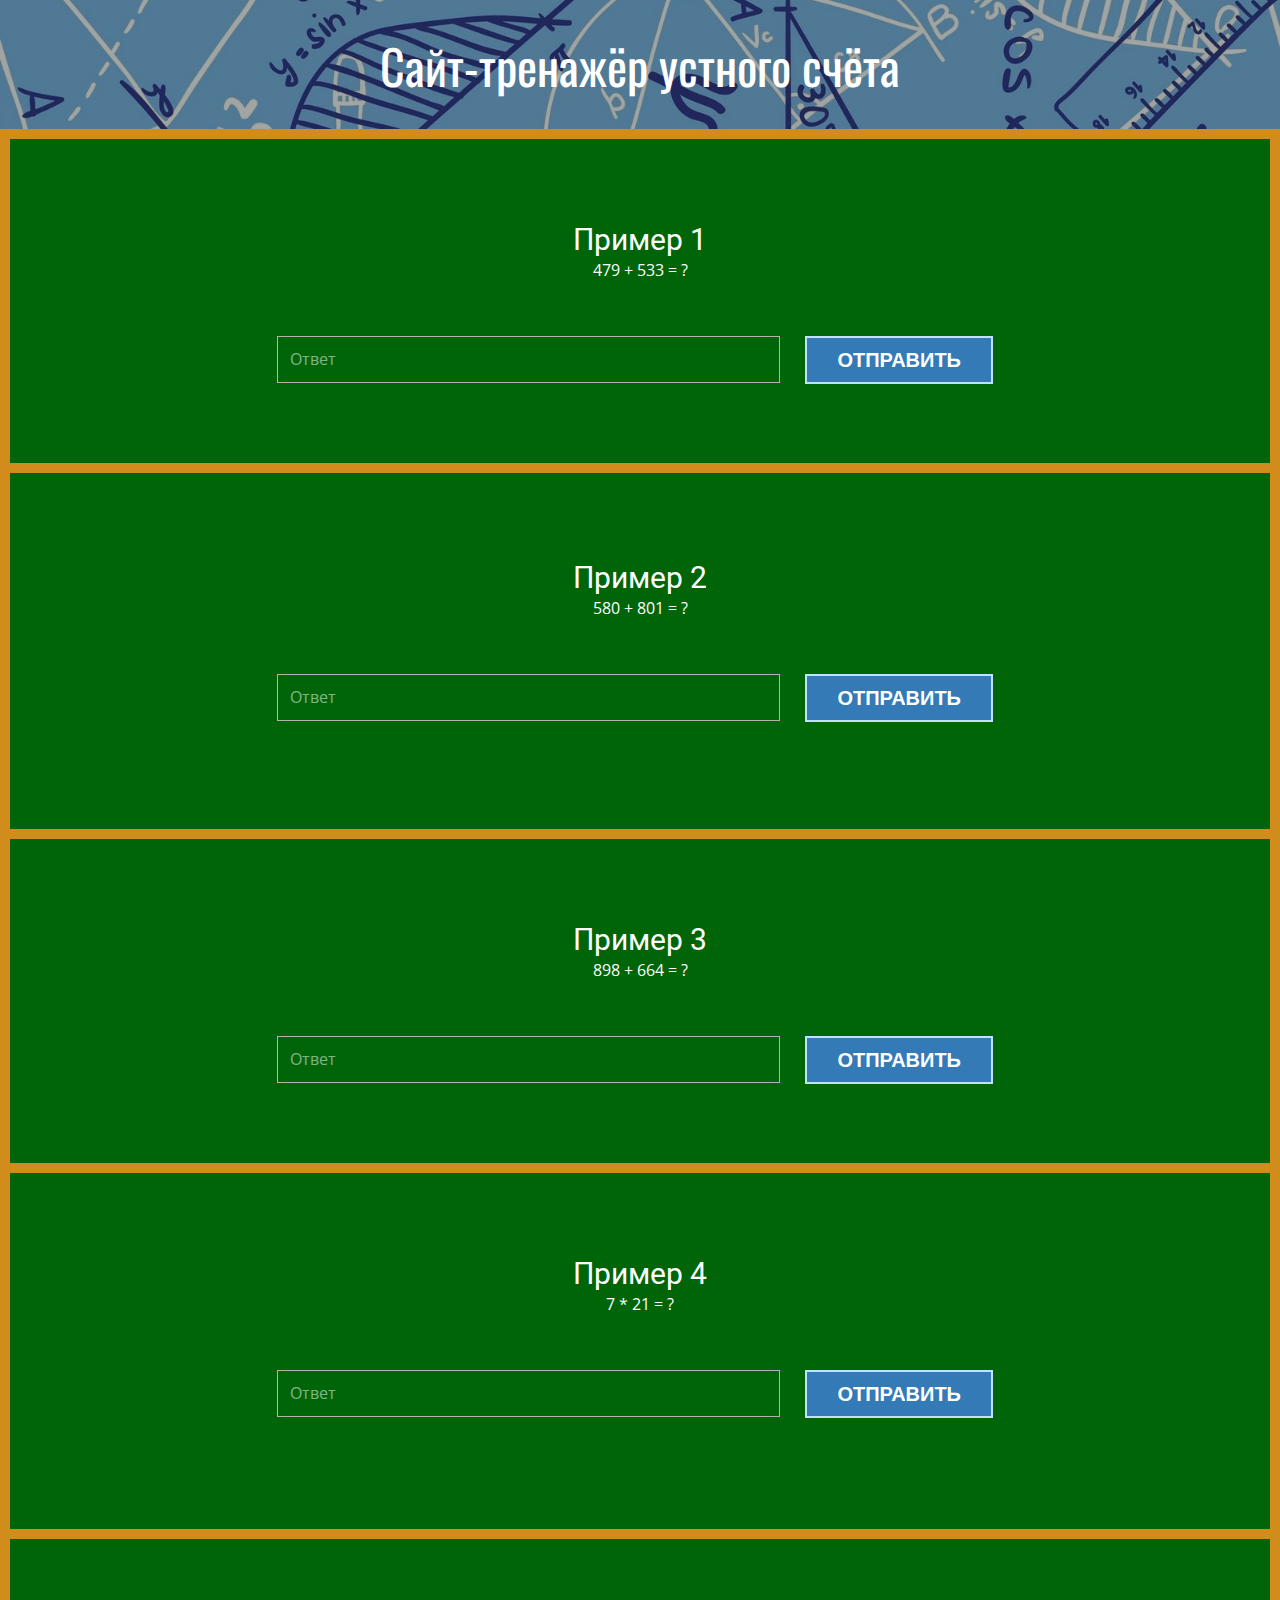
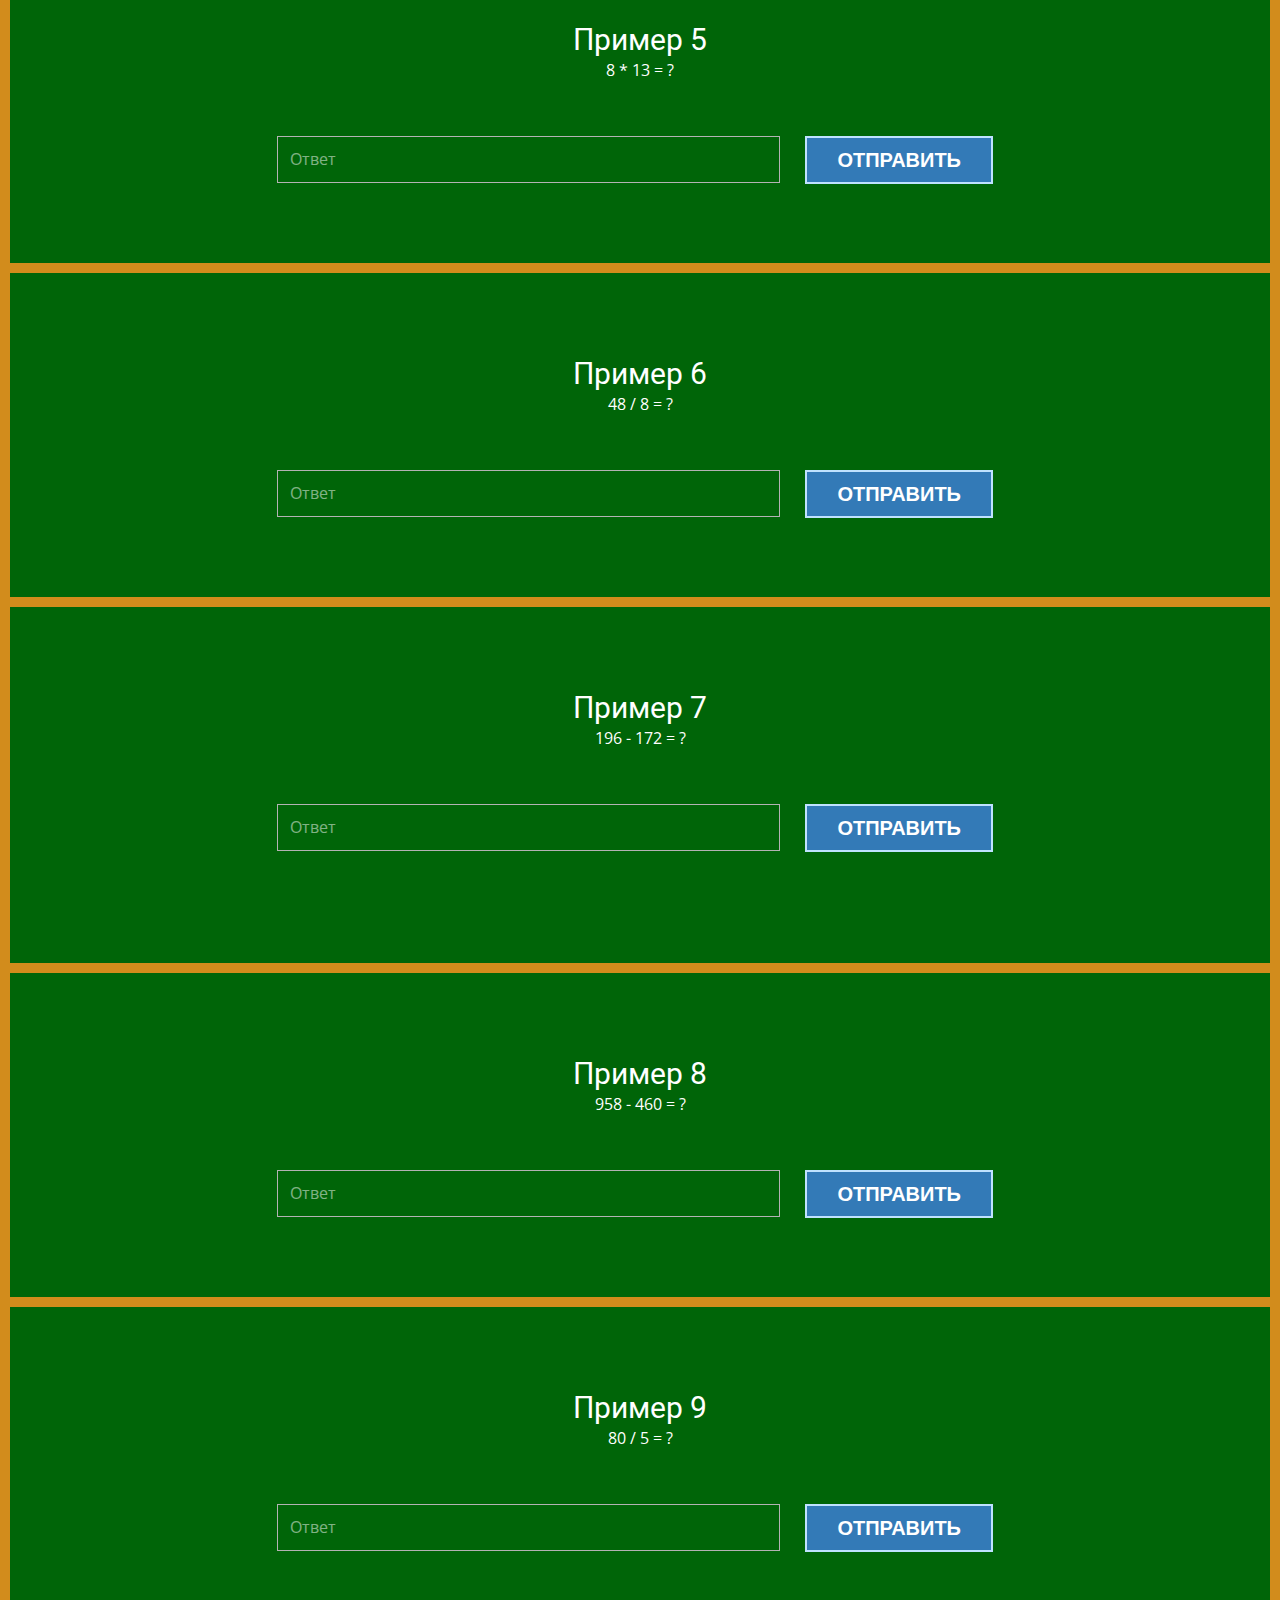
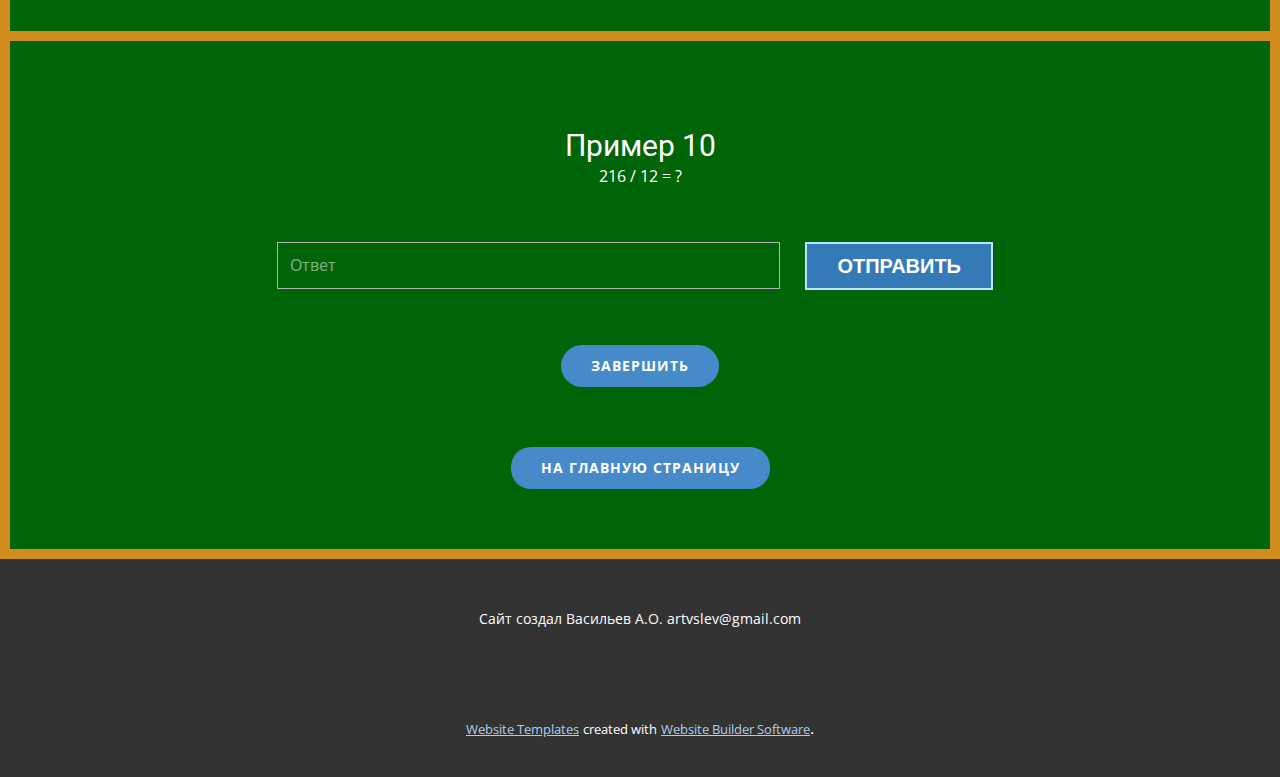
<file: Уровень-3.html>
<!DOCTYPE html>
<html style="font-size: 16px;">
  <head>
    <meta name="viewport" content="width=device-width, initial-scale=1.0">
    <meta charset="utf-8">
    <meta name="keywords" content="INTUITIVE">
    <meta name="description" content="">
    <meta name="page_type" content="np-template-header-footer-from-plugin">
    <title>Уровень 1</title>
    <link rel="stylesheet" href="nicepage.css" media="screen">
<link rel="stylesheet" href="Уровень-1.css" media="screen">
    <script class="u-script" type="text/javascript" src="jquery.js" defer=""></script>
    <script class="u-script" type="text/javascript" src="nicepage.js" defer=""></script>
    <meta name="generator" content="Nicepage 4.8.2, nicepage.com">
    <link id="u-theme-google-font" rel="stylesheet" href="https://fonts.googleapis.com/css?family=Roboto:100,100i,300,300i,400,400i,500,500i,700,700i,900,900i|Open+Sans:300,300i,400,400i,500,500i,600,600i,700,700i,800,800i">
    <link id="u-page-google-font" rel="stylesheet" href="https://fonts.googleapis.com/css?family=Oswald:200,300,400,500,600,700">
    
    
    
    
    
    
    
    
    
    
    
    
    <script type="application/ld+json">{
		"@context": "http://schema.org",
		"@type": "Organization",
		"name": ""
}</script>
    <meta name="theme-color" content="#478ac9">
    <meta property="og:title" content="Уровень 1">
    <meta property="og:type" content="website">
  </head>
  <body class="u-body u-xl-mode"><header class="u-clearfix u-header u-image u-shading u-header" id="sec-0001" data-image-width="1600" data-image-height="900"><div class="u-clearfix u-sheet u-valign-middle u-sheet-1">
        <h1 class="u-align-center u-custom-font u-font-oswald u-text u-text-1">Сайт-тренажёр устного счёта<span style="font-size: 4.5rem;"></span>
          <br>
        </h1>
      </div></header>
    <section class="u-align-center u-border-10 u-border-custom-color-6 u-border-no-bottom u-clearfix u-custom-color-4 u-section-1" id="sec-8bd2">
      <div class="u-clearfix u-sheet u-sheet-1">
        <pr1><h3 class="u-text u-text-1">Пример 1</h3></pr1>      
        <p11>
          <p class="u-text u-text-2">
            123-32=?<br>
          </p>
        </p11>
        <div class="u-form u-form-1">
          <ans1>
            <form action="#" method="POST" class="u-clearfix u-form-horizontal u-form-spacing-15 u-inner-form" style="padding: 15px;" >
              <div class="u-form-group u-label-none">
                <input type="text" placeholder="Ответ"  name="text" class="u-border-1 u-border-grey-30 u-input u-input-rectangle" >
              </div>
            </ans1>
              <div class="u-form-group u-form-submit">
                <bt1>
                  <button type="button" class="atuin-btn" > Отправить 
                </bt1>                
               
              </div>
            </form>
        </div>
      </div>
    </section>
    <section class="u-align-center u-border-10 u-border-custom-color-6 u-border-no-bottom u-clearfix u-custom-color-4 u-section-2" id="carousel_8c42">
      <div class="u-clearfix u-sheet u-sheet-1">
        <h3 class="u-text u-text-1">Пример 2</h3>
        <p12><p class="u-text u-text-2">123-32=?<br>
        </p></p12>
        <div class="u-form u-form-1">
          <ans2>
            <form action="#" method="POST" class="u-clearfix u-form-horizontal u-form-spacing-15 u-inner-form" style="padding: 15px;" >
              <div class="u-form-group u-label-none">
                <input type="text" placeholder="Ответ"  id="i2" class="u-border-1 u-border-grey-30 u-input u-input-rectangle" > </input>
              </div>
            </ans2>
              <div class="u-form-group u-form-submit">
                <bt2>
                  <button type="button" class="atuin-btn" > Отправить 
                </bt2>                
               
              </div>
            </form>
        </div>
      </div>
    </section>
    <section class="u-align-center u-border-10 u-border-custom-color-6 u-border-no-bottom u-clearfix u-custom-color-4 u-section-3" id="carousel_ec66">
      <div class="u-clearfix u-sheet u-sheet-1">
        <h3 class="u-text u-text-1">Пример 3</h3>
        <p13>
          <p class="u-text u-text-2">123-32=?<br>
          </p>
        </p13>      
        <div class="u-form u-form-1">
          <ans3>
            <form action="#" method="POST" class="u-clearfix u-form-horizontal u-form-spacing-15 u-inner-form" style="padding: 15px;" >
              <div class="u-form-group u-label-none">
                <input type="text" placeholder="Ответ"  id="i3" class="u-border-1 u-border-grey-30 u-input u-input-rectangle" > </input>
              </div>
            </ans3>
              <div class="u-form-group u-form-submit">
                <bt3>
                  <button type="button" class="atuin-btn" > Отправить 
                </bt3>                
               
              </div>
            </form>
        </div>
      </div>
    </section>
    <section class="u-align-center u-border-10 u-border-custom-color-6 u-border-no-bottom u-clearfix u-custom-color-4 u-section-4" id="carousel_8569">
      <div class="u-clearfix u-sheet u-sheet-1">
        <h3 class="u-text u-text-1">Пример 4</h3>
        <p14>
          <p class="u-text u-text-2">123-32=?<br>
          </p>
        </p14>       
        <div class="u-form u-form-1">
  <ans4>
    <form action="#" method="POST" class="u-clearfix u-form-horizontal u-form-spacing-15 u-inner-form" style="padding: 15px;" >
      <div class="u-form-group u-label-none">
        <input type="text" placeholder="Ответ"  id="i4" class="u-border-1 u-border-grey-30 u-input u-input-rectangle" > </input>
      </div>
    </ans4>
      <div class="u-form-group u-form-submit">
        <bt4>
          <button type="button" class="atuin-btn" > Отправить 
        </bt4>                
       
      </div>
    </form>
</div>
      </div>
    </section>
    <section class="u-align-center u-border-10 u-border-custom-color-6 u-border-no-bottom u-clearfix u-custom-color-4 u-section-5" id="carousel_ef36">
      <div class="u-clearfix u-sheet u-sheet-1">
        <h3 class="u-text u-text-1">Пример 5</h3>
        <p15>
          <p class="u-text u-text-2">123-32=?<br>
          </p>
        </p15>      
       <div class="u-form u-form-1">
       <ans5>
       <form action="#" method="POST" class="u-clearfix u-form-horizontal u-form-spacing-15 u-inner-form" style="padding: 15px;" >
      <div class="u-form-group u-label-none">
        <input type="text" placeholder="Ответ"  id="i5" class="u-border-1 u-border-grey-30 u-input u-input-rectangle" > </input>
      </div>
      </ans5>
        <div class="u-form-group u-form-submit">
        <bt5>
          <button type="button" class="atuin-btn" > Отправить 
        </bt5>                
      </div>
    </form>
</div>
      </div>
    </section>
    <section class="u-align-center u-border-10 u-border-custom-color-6 u-border-no-bottom u-clearfix u-custom-color-4 u-section-7" id="carousel_92a8">
      <div class="u-clearfix u-sheet u-sheet-1">
        <h3 class="u-text u-text-1">Пример 6</h3>
        <p16>
          <p class="u-text u-text-2">123-32=?<br>
          </p>
        </p16>       
        <div class="u-form u-form-1">
          <ans6>
            <form action="#" method="POST" class="u-clearfix u-form-horizontal u-form-spacing-15 u-inner-form" style="padding: 15px;" >
              <div class="u-form-group u-label-none">
                <input type="text" placeholder="Ответ"  id="i6" class="u-border-1 u-border-grey-30 u-input u-input-rectangle" > </input>
              </div>
            </ans6>
              <div class="u-form-group u-form-submit">
                <bt6>
                  <button type="button" class="atuin-btn" > Отправить 
                </bt6>                
               
              </div>
            </form>
        </div>
      </div>
    </section>
    <section class="u-align-center u-border-10 u-border-custom-color-6 u-border-no-bottom u-clearfix u-custom-color-4 u-section-8" id="carousel_8cfd">
      <div class="u-clearfix u-sheet u-sheet-1">
        <h3 class="u-text u-text-1">Пример 7</h3>
        <p17>
          <p class="u-text u-text-2">123-32=?<br>
          </p>
        </p17>     
        <div class="u-form u-form-1">
          <ans7>
            <form action="#" method="POST" class="u-clearfix u-form-horizontal u-form-spacing-15 u-inner-form" style="padding: 15px;" >
              <div class="u-form-group u-label-none">
                <input type="text" placeholder="Ответ"  id="i7" class="u-border-1 u-border-grey-30 u-input u-input-rectangle" > </input>
              </div>
            </ans7>
              <div class="u-form-group u-form-submit">
                <bt7>
                  <button type="button" class="atuin-btn" > Отправить 
                </bt7>                
               
              </div>
            </form>
        </div>
      </div>
    </section>
    <section class="u-align-center u-border-10 u-border-custom-color-6 u-border-no-bottom u-clearfix u-custom-color-4 u-section-9" id="carousel_8834">
      <div class="u-clearfix u-sheet u-sheet-1">
        <h3 class="u-text u-text-1">Пример 8</h3>
        <p18>
          <p class="u-text u-text-2">123-32=?<br>
          </p>
        </p18>      
        <div class="u-form u-form-1">
          <ans8>
            <form action="#" method="POST" class="u-clearfix u-form-horizontal u-form-spacing-15 u-inner-form" style="padding: 15px;" >
              <div class="u-form-group u-label-none">
                <input type="text" placeholder="Ответ"  id="i8" class="u-border-1 u-border-grey-30 u-input u-input-rectangle" > </input>
              </div>
            </ans8>
              <div class="u-form-group u-form-submit">
                <bt8>
                  <button type="button" class="atuin-btn" > Отправить 
                </bt8>                
               
              </div>
            </form>
        </div>
      </div>
    </section>
    <section class="u-align-center u-border-10 u-border-custom-color-6 u-border-no-bottom u-clearfix u-custom-color-4 u-section-10" id="carousel_7ff5">
      <div class="u-clearfix u-sheet u-sheet-1">
        <h3 class="u-text u-text-1">Пример 9</h3>
        <p19>
          <p class="u-text u-text-2">123-32=?<br>
          </p>
        </p19>       
        <div class="u-form u-form-1">
          <ans9>
            <form action="#" method="POST" class="u-clearfix u-form-horizontal u-form-spacing-15 u-inner-form" style="padding: 15px;" >
              <div class="u-form-group u-label-none">
                <input type="text" placeholder="Ответ"  id="i9" class="u-border-1 u-border-grey-30 u-input u-input-rectangle" > </input>
              </div>
            </ans9>
              <div class="u-form-group u-form-submit">
                <bt9>
                  <button type="button" class="atuin-btn" > Отправить 
                </bt9>                
               
              </div>
            </form>
        </div>
      </div>
    </section>
    <section class="u-align-center u-border-10 u-border-custom-color-6 u-clearfix u-custom-color-4 u-section-11" id="carousel_52bf">
      <div class="u-clearfix u-sheet u-sheet-1">
        <h3 class="u-text u-text-1">Пример 10</h3>
        <p20>
          <p class="u-text u-text-2">123-32=?<br>
          </p>
        </p20>      
        <div class="u-form u-form-1">
          <ans10>
            <form action="#" method="POST" class="u-clearfix u-form-horizontal u-form-spacing-15 u-inner-form" style="padding: 15px;" >
              <div class="u-form-group u-label-none">
                <input type="text" placeholder="Ответ"  id="i10" class="u-border-1 u-border-grey-30 u-input u-input-rectangle" > </input>
              </div>
            </ans10>
              <div class="u-form-group u-form-submit">
                <bt10>
                  <button type="button" class="atuin-btn" > Отправить 
                </bt10>                
               
              </div>
            </form>
        </div>
        <a id="end1" class="u-border-none u-btn u-btn-round u-button-style u-hover-palette-1-light-1 u-palette-1-base u-radius-50 u-btn-2">ЗАВЕРШИТЬ</a>
        <a href="Главная.html" class="u-border-none u-btn u-btn-round u-button-style u-hover-palette-1-light-1 u-palette-1-base u-radius-20 u-btn-2">НА ГЛАВНУЮ СТРАНИЦУ</a>
      </div>
     
    </section>
    
    
    <footer class="u-align-center u-clearfix u-footer u-grey-80 u-footer" id="sec-df2f"><div class="u-clearfix u-sheet u-sheet-1">
        <p class="u-small-text u-text u-text-variant u-text-1">Сайт создал Васильев А.О. artvslev@gmail.com</p>
      </div></footer>
    <section class="u-backlink u-clearfix u-grey-80">
      <a class="u-link" href="https://nicepage.com/website-templates" target="_blank">
        <span>Website Templates</span>
      </a>
      <p class="u-text">
        <span>created with</span>
      </p>
      <a class="u-link" href="" target="_blank">
        <span>Website Builder Software</span>
      </a>. 
    </section>
    <script src="prm3.js">
    </script>
  </body>
</html>
</file>
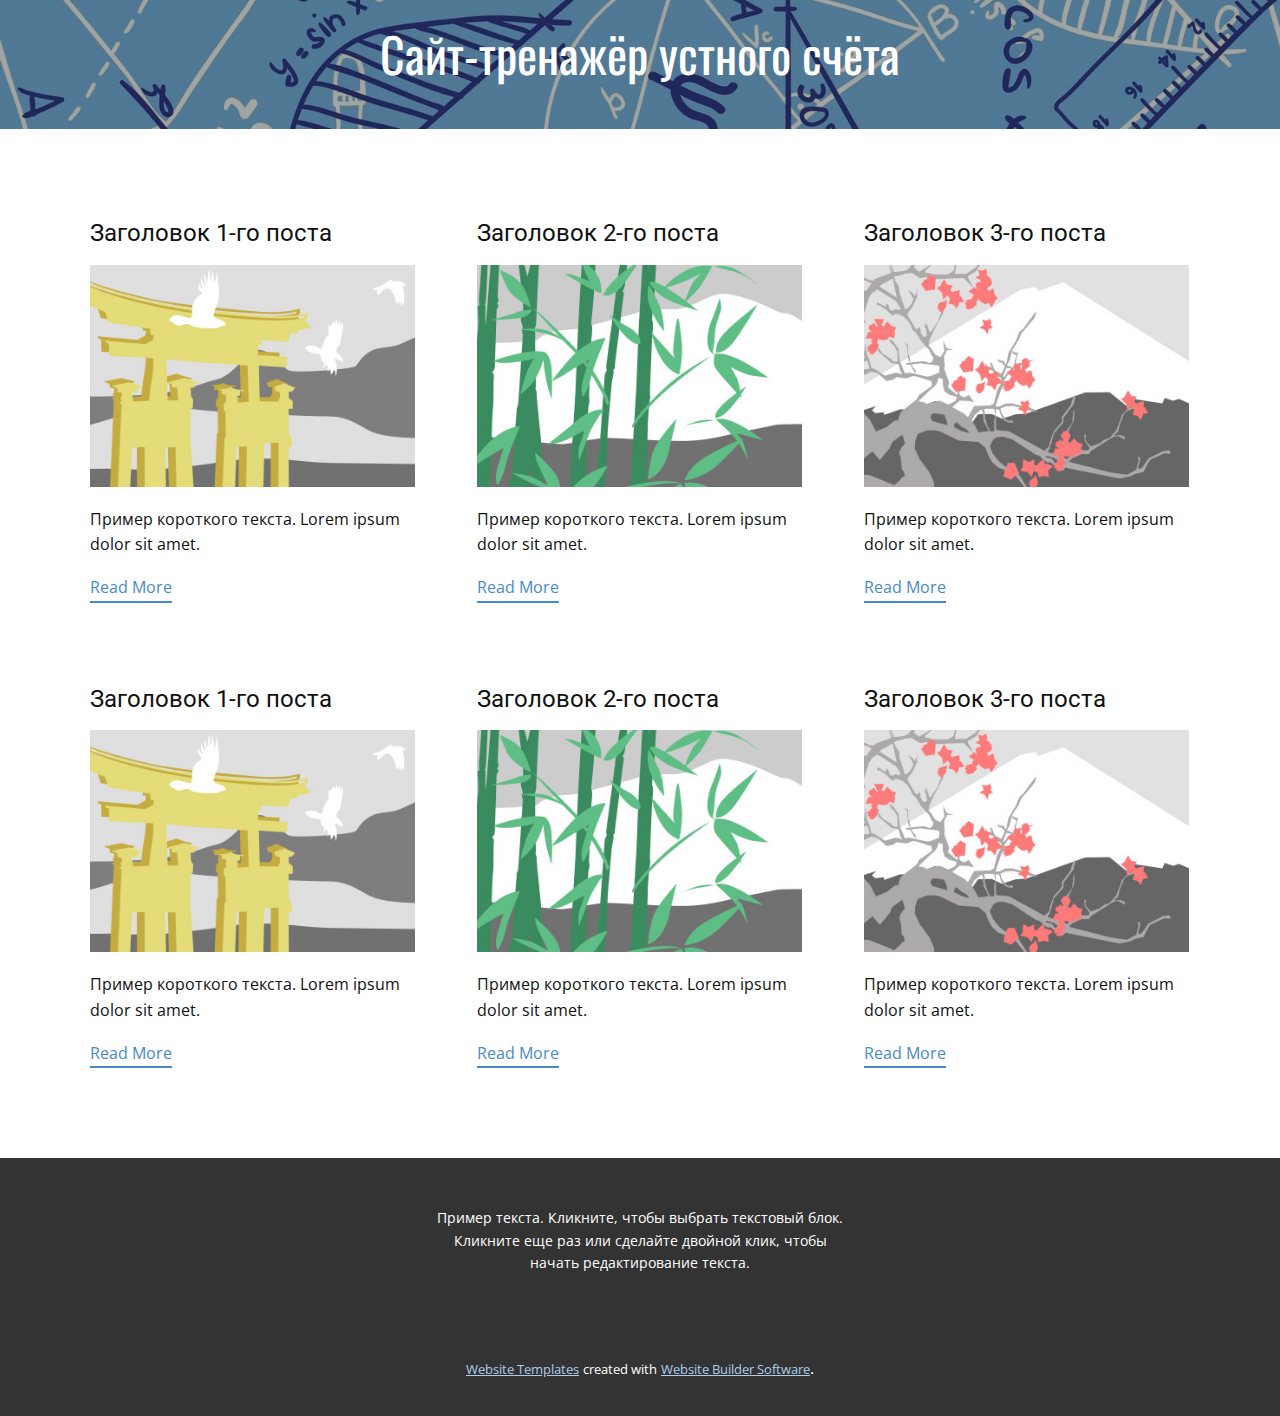
<file: blog/blog.html>
<html style="font-size: 16px;"><head>
    <meta name="viewport" content="width=device-width, initial-scale=1.0">
    <meta charset="utf-8">
    <meta name="keywords" content="Сайт-тренажёр устного счёта​">
    <meta name="description" content="">
    <meta name="page_type" content="np-template-header-footer-from-plugin">
    <title>Blog Template</title>
    <link rel="stylesheet" href="../nicepage.css" media="screen">
<link rel="stylesheet" href="../Blog-Template.css" media="screen">
    <script class="u-script" type="text/javascript" src="../jquery.js" defer=""></script>
    <script class="u-script" type="text/javascript" src="../nicepage.js" defer=""></script>
    <meta name="generator" content="Nicepage 4.8.2, nicepage.com">
    <link id="u-theme-google-font" rel="stylesheet" href="https://fonts.googleapis.com/css?family=Roboto:100,100i,300,300i,400,400i,500,500i,700,700i,900,900i|Open+Sans:300,300i,400,400i,500,500i,600,600i,700,700i,800,800i">
    <link id="u-page-google-font" rel="stylesheet" href="https://fonts.googleapis.com/css?family=Oswald:200,300,400,500,600,700">
    
    
    <script type="application/ld+json">{
		"@context": "http://schema.org",
		"@type": "Organization",
		"name": ""
}</script>
    <meta name="theme-color" content="#478ac9">
  </head>
  <body class="u-body u-xl-mode"><header class="u-clearfix u-header u-image u-shading u-header" id="sec-0001" data-image-width="1600" data-image-height="900"><div class="u-clearfix u-sheet u-valign-middle u-sheet-1">
        <h1 class="u-align-center u-custom-font u-font-oswald u-text u-text-1">Сайт-тренажёр устного счёта<span style="font-size: 4.5rem;"></span>
          <br>
        </h1>
      </div></header>
    <section class="u-clearfix u-section-1" id="sec-69b0">
      <div class="u-clearfix u-sheet u-valign-middle u-sheet-1"><!--blog--><!--blog_options_json--><!--{"type":"Recent","source":"","tags":"","count":""}--><!--/blog_options_json-->
        <div class="u-blog u-expanded-width u-repeater u-repeater-1"><!--blog_post-->
          <div class="u-blog-post u-container-style u-repeater-item u-white u-repeater-item-1">
            <div class="u-container-layout u-similar-container u-valign-top u-container-layout-1"><!--blog_post_header-->
              <h4 class="u-blog-control u-text u-text-1">
                <a class="u-post-header-link" href="../blog/пост-5.html"><!--blog_post_header_content-->Заголовок 1-го поста<!--/blog_post_header_content--></a>
              </h4><!--/blog_post_header--><!--blog_post_image-->
              <a class="u-post-header-link" href="../blog/пост-5.html"><img alt="" class="u-blog-control u-expanded-width u-image u-image-default u-image-1" src="[data-uri]"></a><!--/blog_post_image--><!--blog_post_content-->
              <div class="u-blog-control u-post-content u-text u-text-2 fr-view">Пример короткого текста. Lorem ipsum dolor sit amet.</div><!--/blog_post_content--><!--blog_post_readmore-->
              <a href="../blog/пост-5.html" class="u-blog-control u-border-2 u-border-palette-1-base u-btn u-btn-rectangle u-button-style u-none u-btn-1"><!--blog_post_readmore_content--><!--options_json--><!--{"content":"Read More","defaultValue":"Читать дальше"}--><!--/options_json-->Read More<!--/blog_post_readmore_content--></a><!--/blog_post_readmore-->
            </div>
          </div><div class="u-blog-post u-container-style u-repeater-item u-video-cover u-white">
            <div class="u-container-layout u-similar-container u-valign-top u-container-layout-2"><!--blog_post_header-->
              <h4 class="u-blog-control u-text u-text-3">
                <a class="u-post-header-link" href="../blog/пост-4.html"><!--blog_post_header_content-->Заголовок 2-го поста<!--/blog_post_header_content--></a>
              </h4><!--/blog_post_header--><!--blog_post_image-->
              <a class="u-post-header-link" href="../blog/пост-4.html"><img alt="" class="u-blog-control u-expanded-width u-image u-image-default u-image-2" src="[data-uri]"></a><!--/blog_post_image--><!--blog_post_content-->
              <div class="u-blog-control u-post-content u-text u-text-4 fr-view">Пример короткого текста. Lorem ipsum dolor sit amet.</div><!--/blog_post_content--><!--blog_post_readmore-->
              <a href="../blog/пост-4.html" class="u-blog-control u-border-2 u-border-palette-1-base u-btn u-btn-rectangle u-button-style u-none u-btn-2"><!--blog_post_readmore_content--><!--options_json--><!--{"content":"Read More","defaultValue":"Читать дальше"}--><!--/options_json-->Read More<!--/blog_post_readmore_content--></a><!--/blog_post_readmore-->
            </div>
          </div><div class="u-blog-post u-container-style u-repeater-item u-video-cover u-white">
            <div class="u-container-layout u-similar-container u-valign-top u-container-layout-3"><!--blog_post_header-->
              <h4 class="u-blog-control u-text u-text-5">
                <a class="u-post-header-link" href="../blog/пост-3.html"><!--blog_post_header_content-->Заголовок 3-го поста<!--/blog_post_header_content--></a>
              </h4><!--/blog_post_header--><!--blog_post_image-->
              <a class="u-post-header-link" href="../blog/пост-3.html"><img alt="" class="u-blog-control u-expanded-width u-image u-image-default u-image-3" src="[data-uri]"></a><!--/blog_post_image--><!--blog_post_content-->
              <div class="u-blog-control u-post-content u-text u-text-6 fr-view">Пример короткого текста. Lorem ipsum dolor sit amet.</div><!--/blog_post_content--><!--blog_post_readmore-->
              <a href="../blog/пост-3.html" class="u-blog-control u-border-2 u-border-palette-1-base u-btn u-btn-rectangle u-button-style u-none u-btn-3"><!--blog_post_readmore_content--><!--options_json--><!--{"content":"Read More","defaultValue":"Читать дальше"}--><!--/options_json-->Read More<!--/blog_post_readmore_content--></a><!--/blog_post_readmore-->
            </div>
          </div><div class="u-blog-post u-container-style u-repeater-item u-white u-repeater-item-1">
            <div class="u-container-layout u-similar-container u-valign-top u-container-layout-1"><!--blog_post_header-->
              <h4 class="u-blog-control u-text u-text-1">
                <a class="u-post-header-link" href="../blog/пост-2.html"><!--blog_post_header_content-->Заголовок 1-го поста<!--/blog_post_header_content--></a>
              </h4><!--/blog_post_header--><!--blog_post_image-->
              <a class="u-post-header-link" href="../blog/пост-2.html"><img alt="" class="u-blog-control u-expanded-width u-image u-image-default u-image-1" src="[data-uri]"></a><!--/blog_post_image--><!--blog_post_content-->
              <div class="u-blog-control u-post-content u-text u-text-2 fr-view">Пример короткого текста. Lorem ipsum dolor sit amet.</div><!--/blog_post_content--><!--blog_post_readmore-->
              <a href="../blog/пост-2.html" class="u-blog-control u-border-2 u-border-palette-1-base u-btn u-btn-rectangle u-button-style u-none u-btn-1"><!--blog_post_readmore_content--><!--options_json--><!--{"content":"Read More","defaultValue":"Читать дальше"}--><!--/options_json-->Read More<!--/blog_post_readmore_content--></a><!--/blog_post_readmore-->
            </div>
          </div><div class="u-blog-post u-container-style u-repeater-item u-video-cover u-white">
            <div class="u-container-layout u-similar-container u-valign-top u-container-layout-2"><!--blog_post_header-->
              <h4 class="u-blog-control u-text u-text-3">
                <a class="u-post-header-link" href="../blog/пост-1.html"><!--blog_post_header_content-->Заголовок 2-го поста<!--/blog_post_header_content--></a>
              </h4><!--/blog_post_header--><!--blog_post_image-->
              <a class="u-post-header-link" href="../blog/пост-1.html"><img alt="" class="u-blog-control u-expanded-width u-image u-image-default u-image-2" src="[data-uri]"></a><!--/blog_post_image--><!--blog_post_content-->
              <div class="u-blog-control u-post-content u-text u-text-4 fr-view">Пример короткого текста. Lorem ipsum dolor sit amet.</div><!--/blog_post_content--><!--blog_post_readmore-->
              <a href="../blog/пост-1.html" class="u-blog-control u-border-2 u-border-palette-1-base u-btn u-btn-rectangle u-button-style u-none u-btn-2"><!--blog_post_readmore_content--><!--options_json--><!--{"content":"Read More","defaultValue":"Читать дальше"}--><!--/options_json-->Read More<!--/blog_post_readmore_content--></a><!--/blog_post_readmore-->
            </div>
          </div><div class="u-blog-post u-container-style u-repeater-item u-video-cover u-white">
            <div class="u-container-layout u-similar-container u-valign-top u-container-layout-3"><!--blog_post_header-->
              <h4 class="u-blog-control u-text u-text-5">
                <a class="u-post-header-link" href="../blog/пост.html"><!--blog_post_header_content-->Заголовок 3-го поста<!--/blog_post_header_content--></a>
              </h4><!--/blog_post_header--><!--blog_post_image-->
              <a class="u-post-header-link" href="../blog/пост.html"><img alt="" class="u-blog-control u-expanded-width u-image u-image-default u-image-3" src="[data-uri]"></a><!--/blog_post_image--><!--blog_post_content-->
              <div class="u-blog-control u-post-content u-text u-text-6 fr-view">Пример короткого текста. Lorem ipsum dolor sit amet.</div><!--/blog_post_content--><!--blog_post_readmore-->
              <a href="../blog/пост.html" class="u-blog-control u-border-2 u-border-palette-1-base u-btn u-btn-rectangle u-button-style u-none u-btn-3"><!--blog_post_readmore_content--><!--options_json--><!--{"content":"Read More","defaultValue":"Читать дальше"}--><!--/options_json-->Read More<!--/blog_post_readmore_content--></a><!--/blog_post_readmore-->
            </div>
          </div><!--/blog_post--><!--blog_post-->
          <!--/blog_post--><!--blog_post-->
          <!--/blog_post-->
        </div><!--/blog-->
      </div>
    </section>
    
    
    <footer class="u-align-center u-clearfix u-footer u-grey-80 u-footer" id="sec-df2f"><div class="u-clearfix u-sheet u-sheet-1">
        <p class="u-small-text u-text u-text-variant u-text-1">Пример текста. Кликните, чтобы выбрать текстовый блок. Кликните еще раз или сделайте двойной клик, чтобы начать редактирование текста.</p>
      </div></footer>
    <section class="u-backlink u-clearfix u-grey-80">
      <a class="u-link" href="https://nicepage.com/website-templates" target="_blank">
        <span>Website Templates</span>
      </a>
      <p class="u-text">
        <span>created with</span>
      </p>
      <a class="u-link" href="" target="_blank">
        <span>Website Builder Software</span>
      </a>. 
    </section>
  
</body></html>
</file>
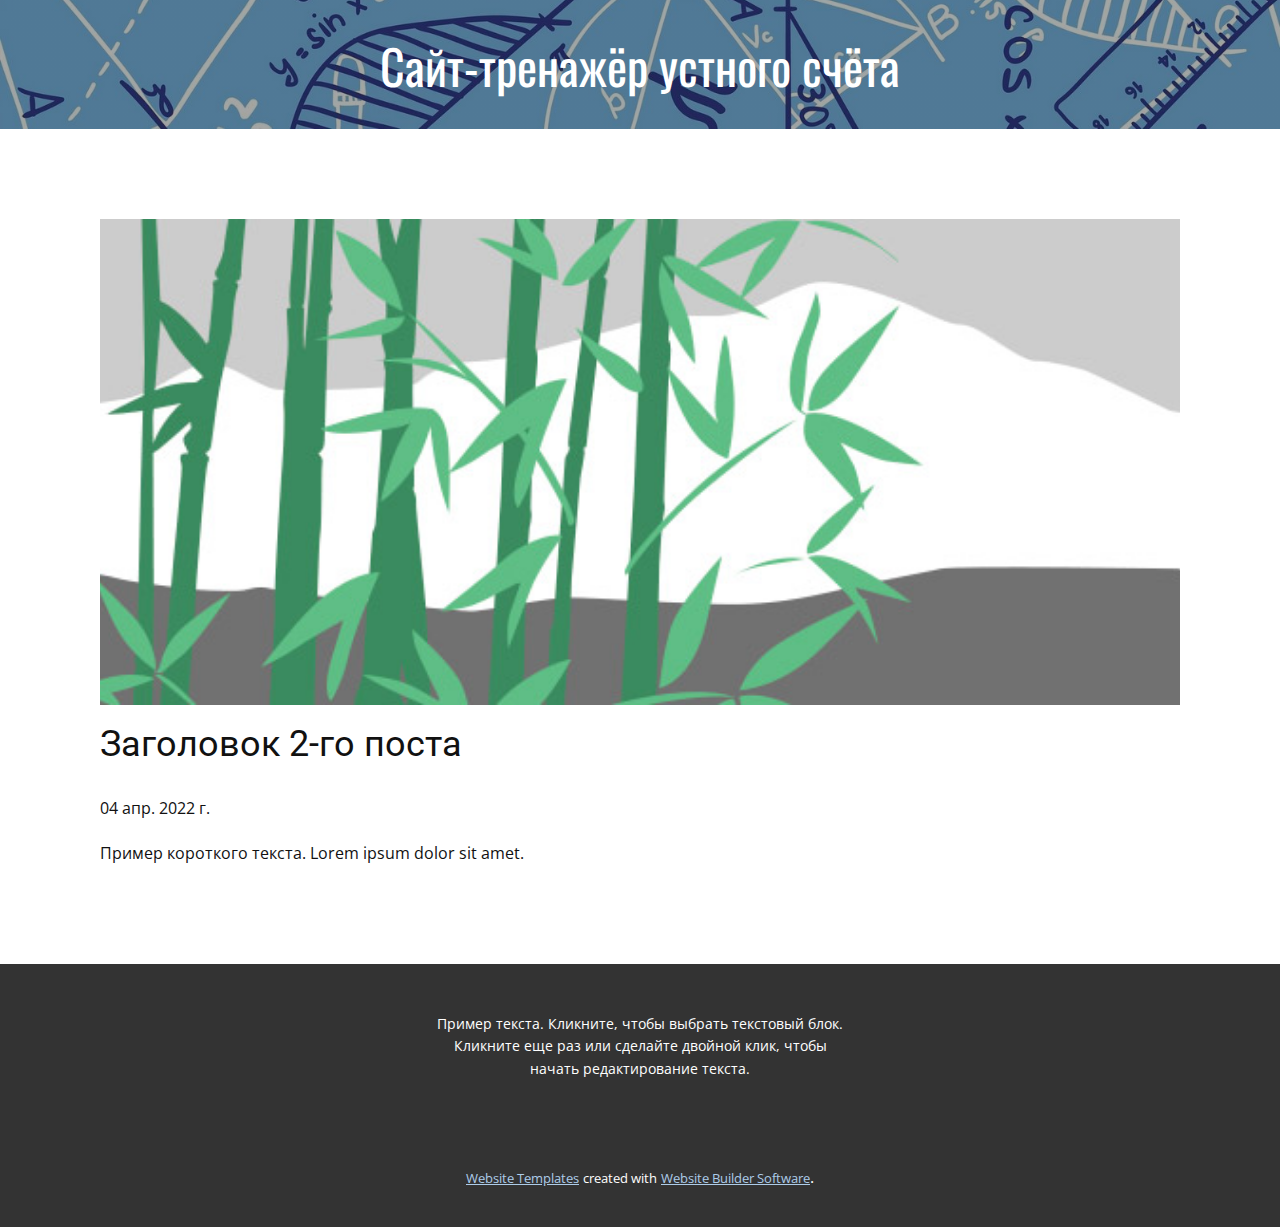
<file: blog/пост-1.html>
<!doctype html>
<html style="font-size: 16px;"><head>
    <meta name="viewport" content="width=device-width, initial-scale=1.0">
    <meta charset="utf-8">
    <meta name="keywords" content="Заголовок 1-го поста">
    <meta name="description" content="">
    <meta name="page_type" content="np-template-header-footer-from-plugin">
    <title>Заголовок 2-го поста</title>
    <link rel="stylesheet" href="../nicepage.css" media="screen">
<link rel="stylesheet" href="../Post-Template.css" media="screen">
    <script class="u-script" type="text/javascript" src="../jquery.js" defer=""></script>
    <script class="u-script" type="text/javascript" src="../nicepage.js" defer=""></script>
    <meta name="generator" content="Nicepage 4.8.2, nicepage.com">
    <link id="u-theme-google-font" rel="stylesheet" href="https://fonts.googleapis.com/css?family=Roboto:100,100i,300,300i,400,400i,500,500i,700,700i,900,900i|Open+Sans:300,300i,400,400i,500,500i,600,600i,700,700i,800,800i">
    <link id="u-page-google-font" rel="stylesheet" href="https://fonts.googleapis.com/css?family=Oswald:200,300,400,500,600,700">
    
    
    <script type="application/ld+json">{
		"@context": "http://schema.org",
		"@type": "Organization",
		"name": ""
}</script>
    <meta name="theme-color" content="#478ac9">
  </head>
  <body class="u-body u-xl-mode"><header class="u-clearfix u-header u-image u-shading u-header" id="sec-0001" data-image-width="1600" data-image-height="900"><div class="u-clearfix u-sheet u-valign-middle u-sheet-1">
        <h1 class="u-align-center u-custom-font u-font-oswald u-text u-text-1">Сайт-тренажёр устного счёта<span style="font-size: 4.5rem;"></span>
          <br>
        </h1>
      </div></header>
    <section class="u-align-center u-clearfix u-section-1" id="sec-3329">
      <div class="u-clearfix u-sheet u-valign-middle-md u-valign-middle-sm u-valign-middle-xs u-sheet-1"><!--post_details--><!--post_details_options_json--><!--{"source":""}--><!--/post_details_options_json--><!--blog_post-->
        <div class="u-container-style u-expanded-width u-post-details u-post-details-1">
          <div class="u-container-layout u-valign-middle u-container-layout-1"><!--blog_post_image-->
            <img alt="" class="u-blog-control u-expanded-width u-image u-image-default u-image-1" src="[data-uri]"><!--/blog_post_image--><!--blog_post_header-->
            <h2 class="u-blog-control u-text u-text-1">Заголовок 2-го поста</h2><!--/blog_post_header--><!--blog_post_metadata-->
            <div class="u-blog-control u-metadata u-metadata-1"><!--blog_post_metadata_date-->
              <span class="u-meta-date u-meta-icon">04 апр. 2022 г.</span><!--/blog_post_metadata_date--><!--blog_post_metadata_category-->
              <!--/blog_post_metadata_category--><!--blog_post_metadata_comments-->
              <!--/blog_post_metadata_comments-->
            </div><!--/blog_post_metadata--><!--blog_post_content-->
            <div class="u-align-justify u-blog-control u-post-content u-text u-text-2 fr-view">
  Пример короткого текста. Lorem ipsum dolor sit amet.
  </div><!--/blog_post_content-->
          </div>
        </div><!--/blog_post--><!--/post_details-->
      </div>
    </section>
    
    
    <footer class="u-align-center u-clearfix u-footer u-grey-80 u-footer" id="sec-df2f"><div class="u-clearfix u-sheet u-sheet-1">
        <p class="u-small-text u-text u-text-variant u-text-1">Пример текста. Кликните, чтобы выбрать текстовый блок. Кликните еще раз или сделайте двойной клик, чтобы начать редактирование текста.</p>
      </div></footer>
    <section class="u-backlink u-clearfix u-grey-80">
      <a class="u-link" href="https://nicepage.com/website-templates" target="_blank">
        <span>Website Templates</span>
      </a>
      <p class="u-text">
        <span>created with</span>
      </p>
      <a class="u-link" href="" target="_blank">
        <span>Website Builder Software</span>
      </a>. 
    </section>
  
</body></html>
</file>
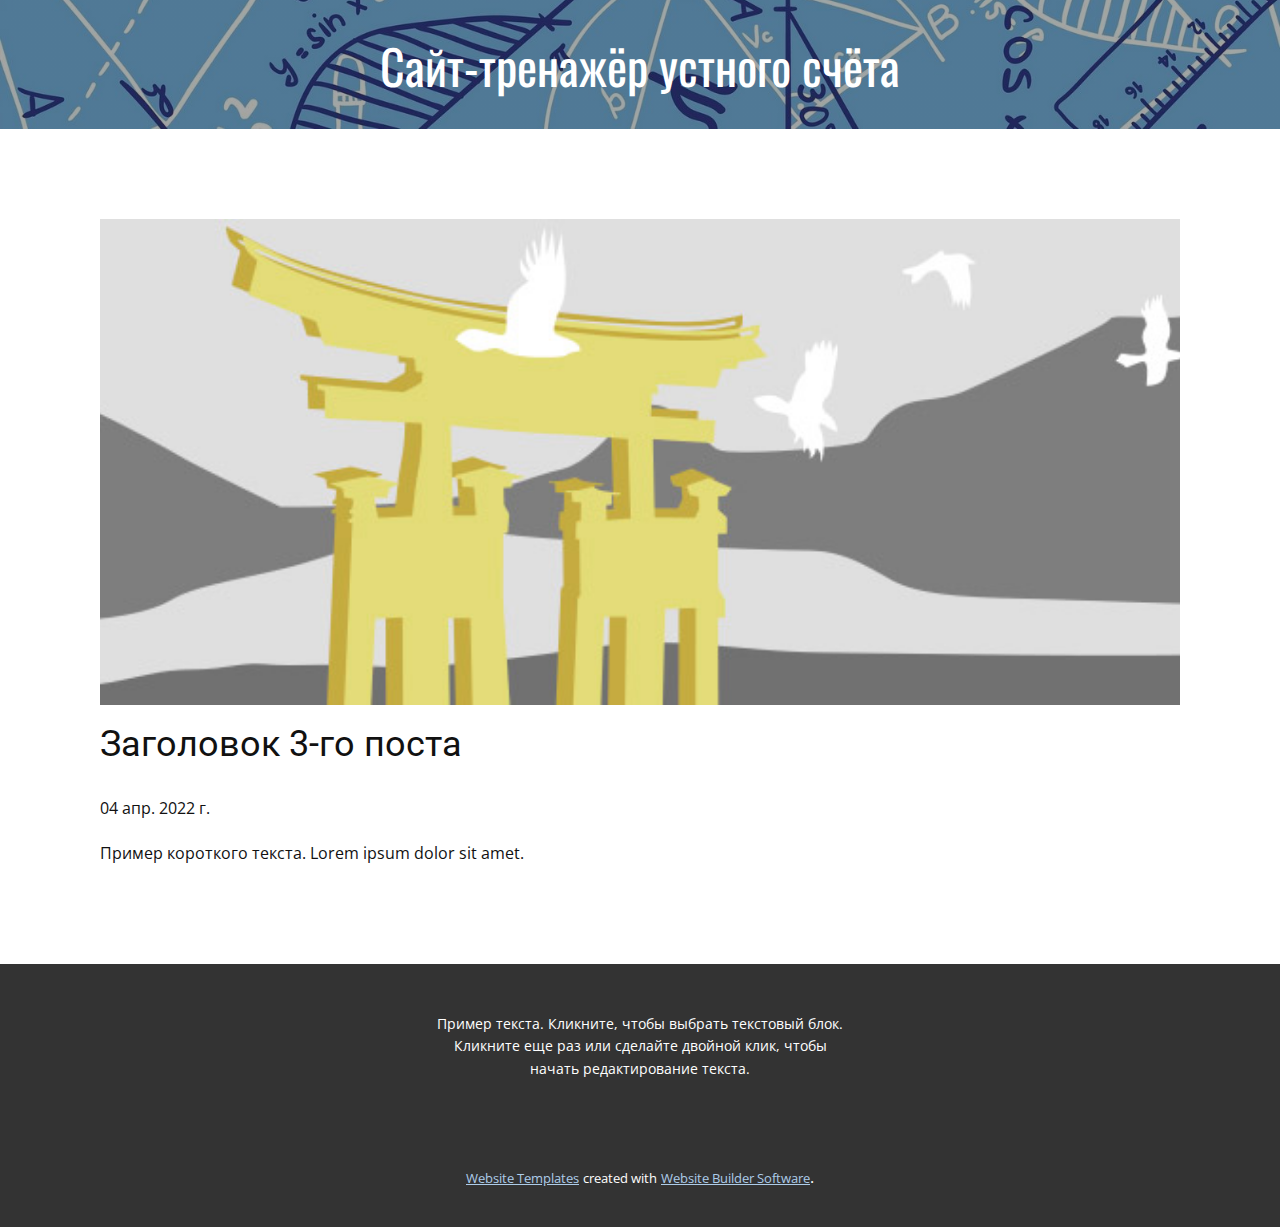
<file: blog/пост-2.html>
<!doctype html>
<html style="font-size: 16px;"><head>
    <meta name="viewport" content="width=device-width, initial-scale=1.0">
    <meta charset="utf-8">
    <meta name="keywords" content="Заголовок 1-го поста">
    <meta name="description" content="">
    <meta name="page_type" content="np-template-header-footer-from-plugin">
    <title>Заголовок 3-го поста</title>
    <link rel="stylesheet" href="../nicepage.css" media="screen">
<link rel="stylesheet" href="../Post-Template.css" media="screen">
    <script class="u-script" type="text/javascript" src="../jquery.js" defer=""></script>
    <script class="u-script" type="text/javascript" src="../nicepage.js" defer=""></script>
    <meta name="generator" content="Nicepage 4.8.2, nicepage.com">
    <link id="u-theme-google-font" rel="stylesheet" href="https://fonts.googleapis.com/css?family=Roboto:100,100i,300,300i,400,400i,500,500i,700,700i,900,900i|Open+Sans:300,300i,400,400i,500,500i,600,600i,700,700i,800,800i">
    <link id="u-page-google-font" rel="stylesheet" href="https://fonts.googleapis.com/css?family=Oswald:200,300,400,500,600,700">
    
    
    <script type="application/ld+json">{
		"@context": "http://schema.org",
		"@type": "Organization",
		"name": ""
}</script>
    <meta name="theme-color" content="#478ac9">
  </head>
  <body class="u-body u-xl-mode"><header class="u-clearfix u-header u-image u-shading u-header" id="sec-0001" data-image-width="1600" data-image-height="900"><div class="u-clearfix u-sheet u-valign-middle u-sheet-1">
        <h1 class="u-align-center u-custom-font u-font-oswald u-text u-text-1">Сайт-тренажёр устного счёта<span style="font-size: 4.5rem;"></span>
          <br>
        </h1>
      </div></header>
    <section class="u-align-center u-clearfix u-section-1" id="sec-3329">
      <div class="u-clearfix u-sheet u-valign-middle-md u-valign-middle-sm u-valign-middle-xs u-sheet-1"><!--post_details--><!--post_details_options_json--><!--{"source":""}--><!--/post_details_options_json--><!--blog_post-->
        <div class="u-container-style u-expanded-width u-post-details u-post-details-1">
          <div class="u-container-layout u-valign-middle u-container-layout-1"><!--blog_post_image-->
            <img alt="" class="u-blog-control u-expanded-width u-image u-image-default u-image-1" src="[data-uri]"><!--/blog_post_image--><!--blog_post_header-->
            <h2 class="u-blog-control u-text u-text-1">Заголовок 3-го поста</h2><!--/blog_post_header--><!--blog_post_metadata-->
            <div class="u-blog-control u-metadata u-metadata-1"><!--blog_post_metadata_date-->
              <span class="u-meta-date u-meta-icon">04 апр. 2022 г.</span><!--/blog_post_metadata_date--><!--blog_post_metadata_category-->
              <!--/blog_post_metadata_category--><!--blog_post_metadata_comments-->
              <!--/blog_post_metadata_comments-->
            </div><!--/blog_post_metadata--><!--blog_post_content-->
            <div class="u-align-justify u-blog-control u-post-content u-text u-text-2 fr-view">
  Пример короткого текста. Lorem ipsum dolor sit amet.
  </div><!--/blog_post_content-->
          </div>
        </div><!--/blog_post--><!--/post_details-->
      </div>
    </section>
    
    
    <footer class="u-align-center u-clearfix u-footer u-grey-80 u-footer" id="sec-df2f"><div class="u-clearfix u-sheet u-sheet-1">
        <p class="u-small-text u-text u-text-variant u-text-1">Пример текста. Кликните, чтобы выбрать текстовый блок. Кликните еще раз или сделайте двойной клик, чтобы начать редактирование текста.</p>
      </div></footer>
    <section class="u-backlink u-clearfix u-grey-80">
      <a class="u-link" href="https://nicepage.com/website-templates" target="_blank">
        <span>Website Templates</span>
      </a>
      <p class="u-text">
        <span>created with</span>
      </p>
      <a class="u-link" href="" target="_blank">
        <span>Website Builder Software</span>
      </a>. 
    </section>
  
</body></html>
</file>
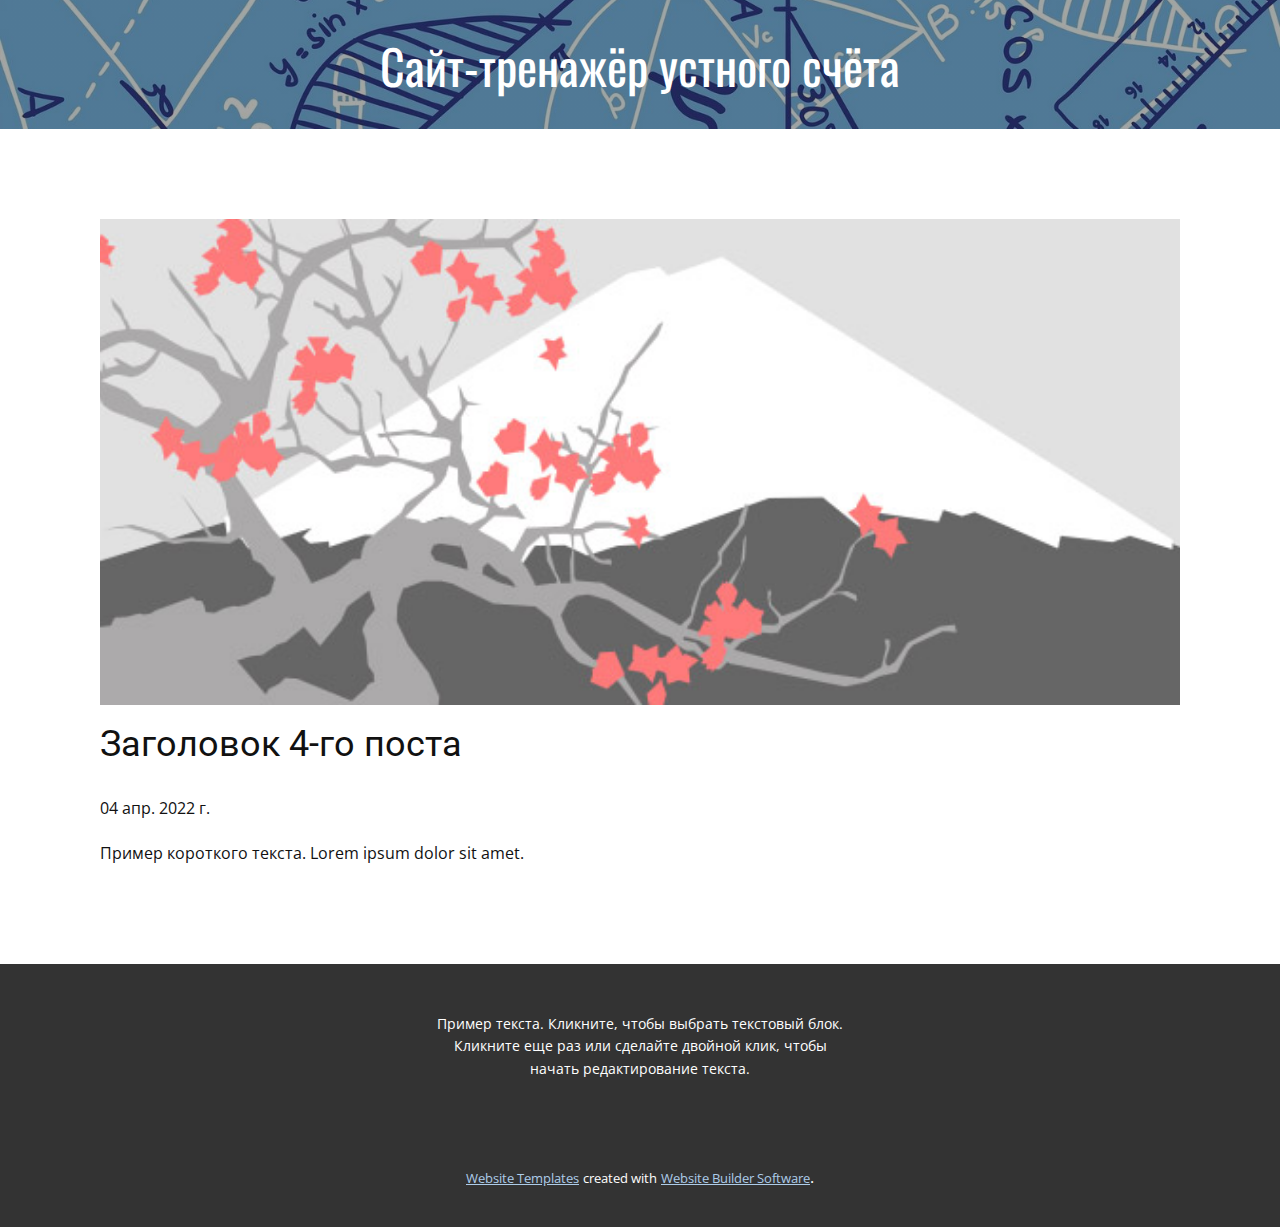
<file: blog/пост-3.html>
<!doctype html>
<html style="font-size: 16px;"><head>
    <meta name="viewport" content="width=device-width, initial-scale=1.0">
    <meta charset="utf-8">
    <meta name="keywords" content="Заголовок 1-го поста">
    <meta name="description" content="">
    <meta name="page_type" content="np-template-header-footer-from-plugin">
    <title>Заголовок 4-го поста</title>
    <link rel="stylesheet" href="../nicepage.css" media="screen">
<link rel="stylesheet" href="../Post-Template.css" media="screen">
    <script class="u-script" type="text/javascript" src="../jquery.js" defer=""></script>
    <script class="u-script" type="text/javascript" src="../nicepage.js" defer=""></script>
    <meta name="generator" content="Nicepage 4.8.2, nicepage.com">
    <link id="u-theme-google-font" rel="stylesheet" href="https://fonts.googleapis.com/css?family=Roboto:100,100i,300,300i,400,400i,500,500i,700,700i,900,900i|Open+Sans:300,300i,400,400i,500,500i,600,600i,700,700i,800,800i">
    <link id="u-page-google-font" rel="stylesheet" href="https://fonts.googleapis.com/css?family=Oswald:200,300,400,500,600,700">
    
    
    <script type="application/ld+json">{
		"@context": "http://schema.org",
		"@type": "Organization",
		"name": ""
}</script>
    <meta name="theme-color" content="#478ac9">
  </head>
  <body class="u-body u-xl-mode"><header class="u-clearfix u-header u-image u-shading u-header" id="sec-0001" data-image-width="1600" data-image-height="900"><div class="u-clearfix u-sheet u-valign-middle u-sheet-1">
        <h1 class="u-align-center u-custom-font u-font-oswald u-text u-text-1">Сайт-тренажёр устного счёта<span style="font-size: 4.5rem;"></span>
          <br>
        </h1>
      </div></header>
    <section class="u-align-center u-clearfix u-section-1" id="sec-3329">
      <div class="u-clearfix u-sheet u-valign-middle-md u-valign-middle-sm u-valign-middle-xs u-sheet-1"><!--post_details--><!--post_details_options_json--><!--{"source":""}--><!--/post_details_options_json--><!--blog_post-->
        <div class="u-container-style u-expanded-width u-post-details u-post-details-1">
          <div class="u-container-layout u-valign-middle u-container-layout-1"><!--blog_post_image-->
            <img alt="" class="u-blog-control u-expanded-width u-image u-image-default u-image-1" src="[data-uri]"><!--/blog_post_image--><!--blog_post_header-->
            <h2 class="u-blog-control u-text u-text-1">Заголовок 4-го поста</h2><!--/blog_post_header--><!--blog_post_metadata-->
            <div class="u-blog-control u-metadata u-metadata-1"><!--blog_post_metadata_date-->
              <span class="u-meta-date u-meta-icon">04 апр. 2022 г.</span><!--/blog_post_metadata_date--><!--blog_post_metadata_category-->
              <!--/blog_post_metadata_category--><!--blog_post_metadata_comments-->
              <!--/blog_post_metadata_comments-->
            </div><!--/blog_post_metadata--><!--blog_post_content-->
            <div class="u-align-justify u-blog-control u-post-content u-text u-text-2 fr-view">
  Пример короткого текста. Lorem ipsum dolor sit amet.
  </div><!--/blog_post_content-->
          </div>
        </div><!--/blog_post--><!--/post_details-->
      </div>
    </section>
    
    
    <footer class="u-align-center u-clearfix u-footer u-grey-80 u-footer" id="sec-df2f"><div class="u-clearfix u-sheet u-sheet-1">
        <p class="u-small-text u-text u-text-variant u-text-1">Пример текста. Кликните, чтобы выбрать текстовый блок. Кликните еще раз или сделайте двойной клик, чтобы начать редактирование текста.</p>
      </div></footer>
    <section class="u-backlink u-clearfix u-grey-80">
      <a class="u-link" href="https://nicepage.com/website-templates" target="_blank">
        <span>Website Templates</span>
      </a>
      <p class="u-text">
        <span>created with</span>
      </p>
      <a class="u-link" href="" target="_blank">
        <span>Website Builder Software</span>
      </a>. 
    </section>
  
</body></html>
</file>
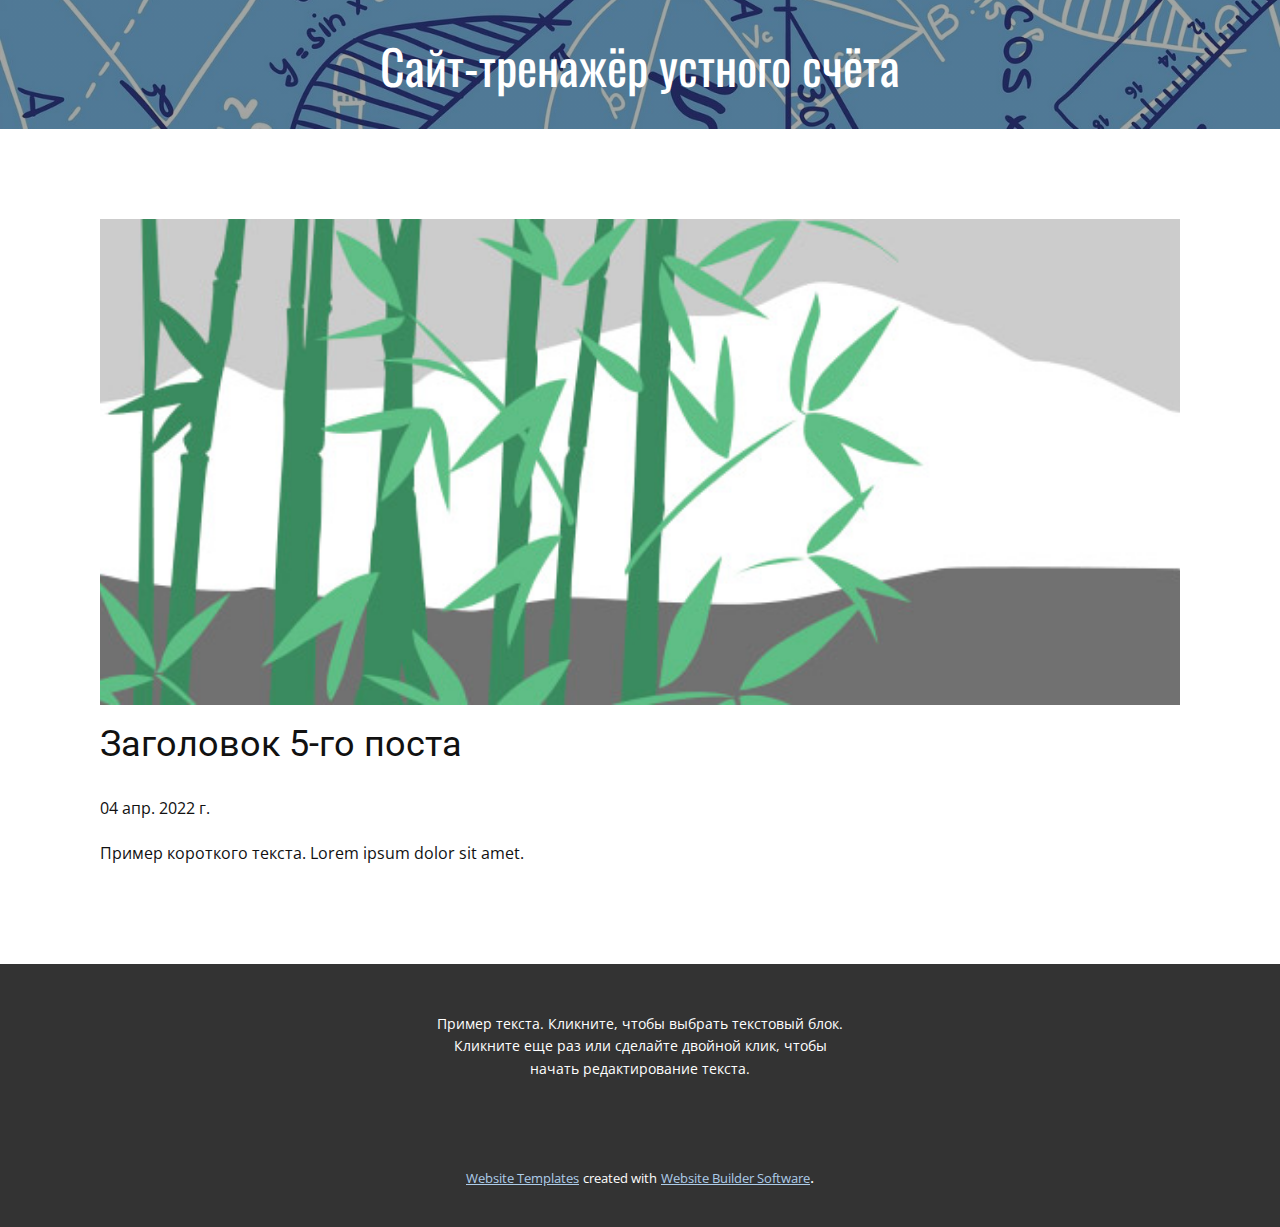
<file: blog/пост-4.html>
<!doctype html>
<html style="font-size: 16px;"><head>
    <meta name="viewport" content="width=device-width, initial-scale=1.0">
    <meta charset="utf-8">
    <meta name="keywords" content="Заголовок 1-го поста">
    <meta name="description" content="">
    <meta name="page_type" content="np-template-header-footer-from-plugin">
    <title>Заголовок 5-го поста</title>
    <link rel="stylesheet" href="../nicepage.css" media="screen">
<link rel="stylesheet" href="../Post-Template.css" media="screen">
    <script class="u-script" type="text/javascript" src="../jquery.js" defer=""></script>
    <script class="u-script" type="text/javascript" src="../nicepage.js" defer=""></script>
    <meta name="generator" content="Nicepage 4.8.2, nicepage.com">
    <link id="u-theme-google-font" rel="stylesheet" href="https://fonts.googleapis.com/css?family=Roboto:100,100i,300,300i,400,400i,500,500i,700,700i,900,900i|Open+Sans:300,300i,400,400i,500,500i,600,600i,700,700i,800,800i">
    <link id="u-page-google-font" rel="stylesheet" href="https://fonts.googleapis.com/css?family=Oswald:200,300,400,500,600,700">
    
    
    <script type="application/ld+json">{
		"@context": "http://schema.org",
		"@type": "Organization",
		"name": ""
}</script>
    <meta name="theme-color" content="#478ac9">
  </head>
  <body class="u-body u-xl-mode"><header class="u-clearfix u-header u-image u-shading u-header" id="sec-0001" data-image-width="1600" data-image-height="900"><div class="u-clearfix u-sheet u-valign-middle u-sheet-1">
        <h1 class="u-align-center u-custom-font u-font-oswald u-text u-text-1">Сайт-тренажёр устного счёта<span style="font-size: 4.5rem;"></span>
          <br>
        </h1>
      </div></header>
    <section class="u-align-center u-clearfix u-section-1" id="sec-3329">
      <div class="u-clearfix u-sheet u-valign-middle-md u-valign-middle-sm u-valign-middle-xs u-sheet-1"><!--post_details--><!--post_details_options_json--><!--{"source":""}--><!--/post_details_options_json--><!--blog_post-->
        <div class="u-container-style u-expanded-width u-post-details u-post-details-1">
          <div class="u-container-layout u-valign-middle u-container-layout-1"><!--blog_post_image-->
            <img alt="" class="u-blog-control u-expanded-width u-image u-image-default u-image-1" src="[data-uri]"><!--/blog_post_image--><!--blog_post_header-->
            <h2 class="u-blog-control u-text u-text-1">Заголовок 5-го поста</h2><!--/blog_post_header--><!--blog_post_metadata-->
            <div class="u-blog-control u-metadata u-metadata-1"><!--blog_post_metadata_date-->
              <span class="u-meta-date u-meta-icon">04 апр. 2022 г.</span><!--/blog_post_metadata_date--><!--blog_post_metadata_category-->
              <!--/blog_post_metadata_category--><!--blog_post_metadata_comments-->
              <!--/blog_post_metadata_comments-->
            </div><!--/blog_post_metadata--><!--blog_post_content-->
            <div class="u-align-justify u-blog-control u-post-content u-text u-text-2 fr-view">
  Пример короткого текста. Lorem ipsum dolor sit amet.
  </div><!--/blog_post_content-->
          </div>
        </div><!--/blog_post--><!--/post_details-->
      </div>
    </section>
    
    
    <footer class="u-align-center u-clearfix u-footer u-grey-80 u-footer" id="sec-df2f"><div class="u-clearfix u-sheet u-sheet-1">
        <p class="u-small-text u-text u-text-variant u-text-1">Пример текста. Кликните, чтобы выбрать текстовый блок. Кликните еще раз или сделайте двойной клик, чтобы начать редактирование текста.</p>
      </div></footer>
    <section class="u-backlink u-clearfix u-grey-80">
      <a class="u-link" href="https://nicepage.com/website-templates" target="_blank">
        <span>Website Templates</span>
      </a>
      <p class="u-text">
        <span>created with</span>
      </p>
      <a class="u-link" href="" target="_blank">
        <span>Website Builder Software</span>
      </a>. 
    </section>
  
</body></html>
</file>
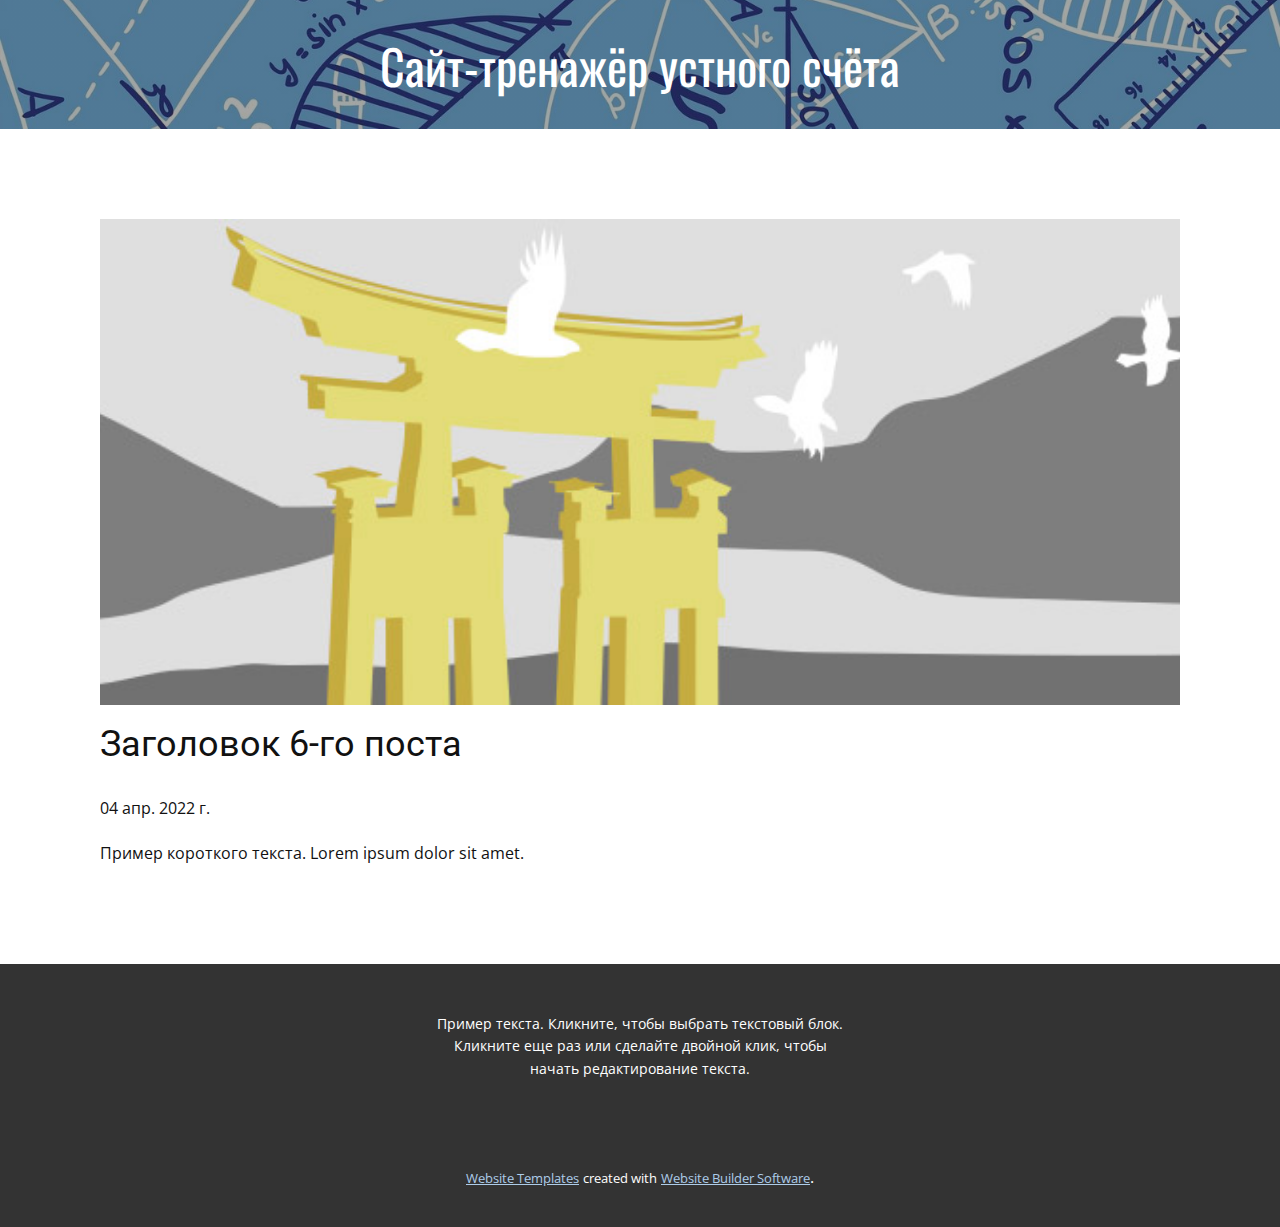
<file: blog/пост-5.html>
<!doctype html>
<html style="font-size: 16px;"><head>
    <meta name="viewport" content="width=device-width, initial-scale=1.0">
    <meta charset="utf-8">
    <meta name="keywords" content="Заголовок 1-го поста">
    <meta name="description" content="">
    <meta name="page_type" content="np-template-header-footer-from-plugin">
    <title>Заголовок 6-го поста</title>
    <link rel="stylesheet" href="../nicepage.css" media="screen">
<link rel="stylesheet" href="../Post-Template.css" media="screen">
    <script class="u-script" type="text/javascript" src="../jquery.js" defer=""></script>
    <script class="u-script" type="text/javascript" src="../nicepage.js" defer=""></script>
    <meta name="generator" content="Nicepage 4.8.2, nicepage.com">
    <link id="u-theme-google-font" rel="stylesheet" href="https://fonts.googleapis.com/css?family=Roboto:100,100i,300,300i,400,400i,500,500i,700,700i,900,900i|Open+Sans:300,300i,400,400i,500,500i,600,600i,700,700i,800,800i">
    <link id="u-page-google-font" rel="stylesheet" href="https://fonts.googleapis.com/css?family=Oswald:200,300,400,500,600,700">
    
    
    <script type="application/ld+json">{
		"@context": "http://schema.org",
		"@type": "Organization",
		"name": ""
}</script>
    <meta name="theme-color" content="#478ac9">
  </head>
  <body class="u-body u-xl-mode"><header class="u-clearfix u-header u-image u-shading u-header" id="sec-0001" data-image-width="1600" data-image-height="900"><div class="u-clearfix u-sheet u-valign-middle u-sheet-1">
        <h1 class="u-align-center u-custom-font u-font-oswald u-text u-text-1">Сайт-тренажёр устного счёта<span style="font-size: 4.5rem;"></span>
          <br>
        </h1>
      </div></header>
    <section class="u-align-center u-clearfix u-section-1" id="sec-3329">
      <div class="u-clearfix u-sheet u-valign-middle-md u-valign-middle-sm u-valign-middle-xs u-sheet-1"><!--post_details--><!--post_details_options_json--><!--{"source":""}--><!--/post_details_options_json--><!--blog_post-->
        <div class="u-container-style u-expanded-width u-post-details u-post-details-1">
          <div class="u-container-layout u-valign-middle u-container-layout-1"><!--blog_post_image-->
            <img alt="" class="u-blog-control u-expanded-width u-image u-image-default u-image-1" src="[data-uri]"><!--/blog_post_image--><!--blog_post_header-->
            <h2 class="u-blog-control u-text u-text-1">Заголовок 6-го поста</h2><!--/blog_post_header--><!--blog_post_metadata-->
            <div class="u-blog-control u-metadata u-metadata-1"><!--blog_post_metadata_date-->
              <span class="u-meta-date u-meta-icon">04 апр. 2022 г.</span><!--/blog_post_metadata_date--><!--blog_post_metadata_category-->
              <!--/blog_post_metadata_category--><!--blog_post_metadata_comments-->
              <!--/blog_post_metadata_comments-->
            </div><!--/blog_post_metadata--><!--blog_post_content-->
            <div class="u-align-justify u-blog-control u-post-content u-text u-text-2 fr-view">
  Пример короткого текста. Lorem ipsum dolor sit amet.
  </div><!--/blog_post_content-->
          </div>
        </div><!--/blog_post--><!--/post_details-->
      </div>
    </section>
    
    
    <footer class="u-align-center u-clearfix u-footer u-grey-80 u-footer" id="sec-df2f"><div class="u-clearfix u-sheet u-sheet-1">
        <p class="u-small-text u-text u-text-variant u-text-1">Пример текста. Кликните, чтобы выбрать текстовый блок. Кликните еще раз или сделайте двойной клик, чтобы начать редактирование текста.</p>
      </div></footer>
    <section class="u-backlink u-clearfix u-grey-80">
      <a class="u-link" href="https://nicepage.com/website-templates" target="_blank">
        <span>Website Templates</span>
      </a>
      <p class="u-text">
        <span>created with</span>
      </p>
      <a class="u-link" href="" target="_blank">
        <span>Website Builder Software</span>
      </a>. 
    </section>
  
</body></html>
</file>
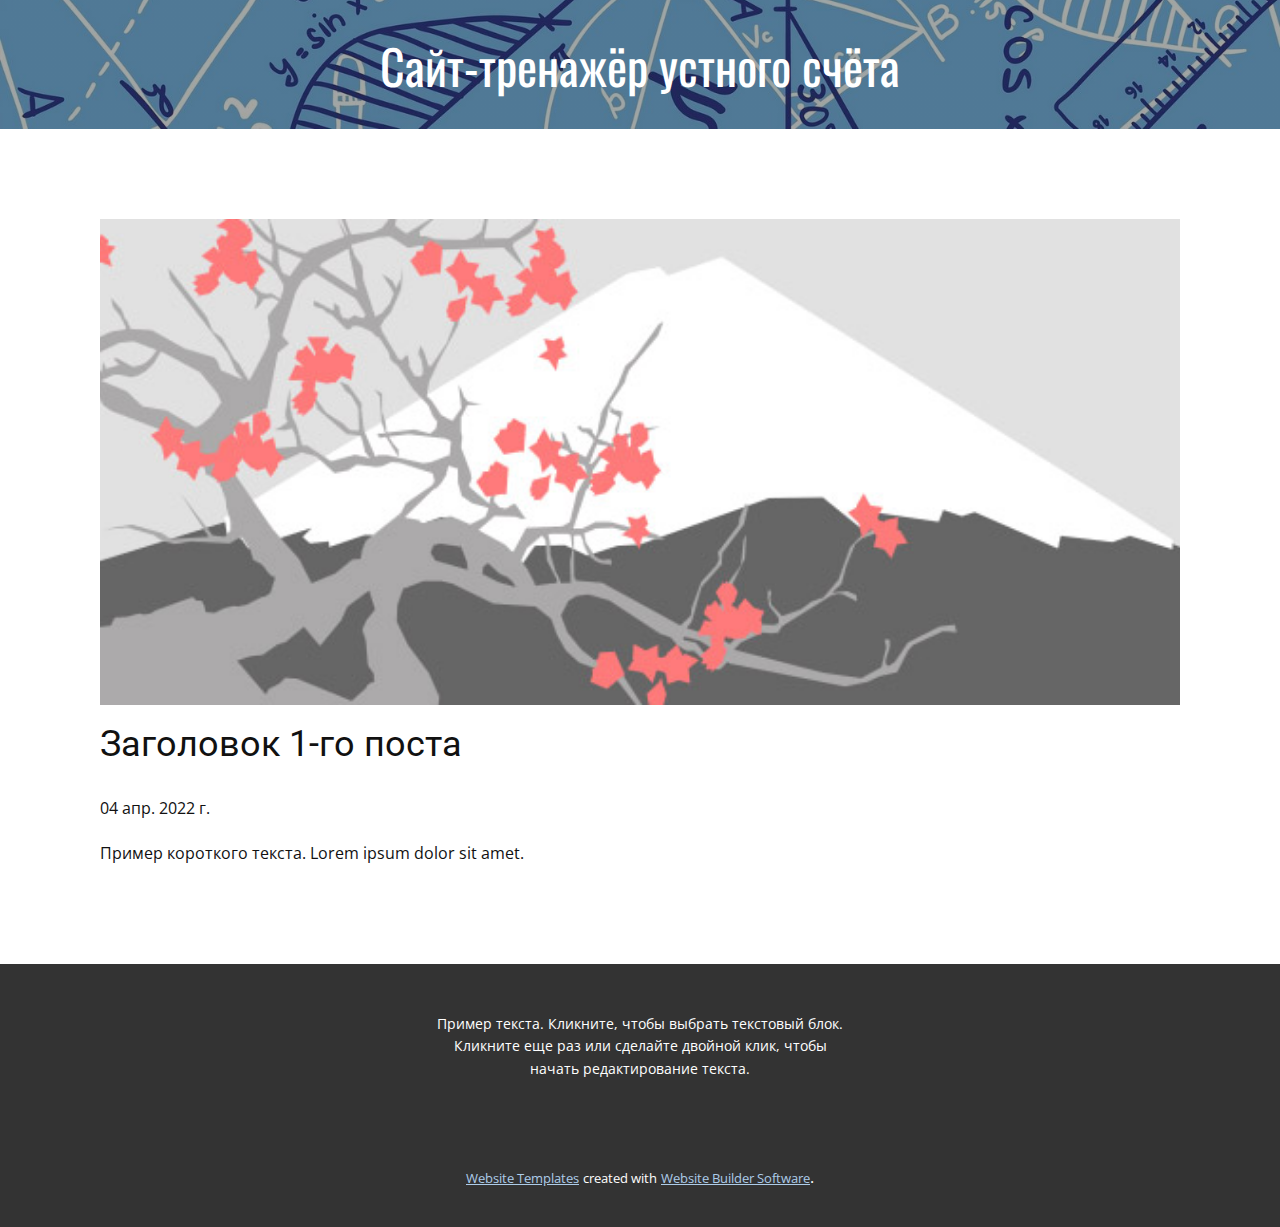
<file: blog/пост.html>
<!doctype html>
<html style="font-size: 16px;"><head>
    <meta name="viewport" content="width=device-width, initial-scale=1.0">
    <meta charset="utf-8">
    <meta name="keywords" content="Заголовок 1-го поста">
    <meta name="description" content="">
    <meta name="page_type" content="np-template-header-footer-from-plugin">
    <title>Заголовок 1-го поста</title>
    <link rel="stylesheet" href="../nicepage.css" media="screen">
<link rel="stylesheet" href="../Post-Template.css" media="screen">
    <script class="u-script" type="text/javascript" src="../jquery.js" defer=""></script>
    <script class="u-script" type="text/javascript" src="../nicepage.js" defer=""></script>
    <meta name="generator" content="Nicepage 4.8.2, nicepage.com">
    <link id="u-theme-google-font" rel="stylesheet" href="https://fonts.googleapis.com/css?family=Roboto:100,100i,300,300i,400,400i,500,500i,700,700i,900,900i|Open+Sans:300,300i,400,400i,500,500i,600,600i,700,700i,800,800i">
    <link id="u-page-google-font" rel="stylesheet" href="https://fonts.googleapis.com/css?family=Oswald:200,300,400,500,600,700">
    
    
    <script type="application/ld+json">{
		"@context": "http://schema.org",
		"@type": "Organization",
		"name": ""
}</script>
    <meta name="theme-color" content="#478ac9">
  </head>
  <body class="u-body u-xl-mode"><header class="u-clearfix u-header u-image u-shading u-header" id="sec-0001" data-image-width="1600" data-image-height="900"><div class="u-clearfix u-sheet u-valign-middle u-sheet-1">
        <h1 class="u-align-center u-custom-font u-font-oswald u-text u-text-1">Сайт-тренажёр устного счёта<span style="font-size: 4.5rem;"></span>
          <br>
        </h1>
      </div></header>
    <section class="u-align-center u-clearfix u-section-1" id="sec-3329">
      <div class="u-clearfix u-sheet u-valign-middle-md u-valign-middle-sm u-valign-middle-xs u-sheet-1"><!--post_details--><!--post_details_options_json--><!--{"source":""}--><!--/post_details_options_json--><!--blog_post-->
        <div class="u-container-style u-expanded-width u-post-details u-post-details-1">
          <div class="u-container-layout u-valign-middle u-container-layout-1"><!--blog_post_image-->
            <img alt="" class="u-blog-control u-expanded-width u-image u-image-default u-image-1" src="[data-uri]"><!--/blog_post_image--><!--blog_post_header-->
            <h2 class="u-blog-control u-text u-text-1">Заголовок 1-го поста</h2><!--/blog_post_header--><!--blog_post_metadata-->
            <div class="u-blog-control u-metadata u-metadata-1"><!--blog_post_metadata_date-->
              <span class="u-meta-date u-meta-icon">04 апр. 2022 г.</span><!--/blog_post_metadata_date--><!--blog_post_metadata_category-->
              <!--/blog_post_metadata_category--><!--blog_post_metadata_comments-->
              <!--/blog_post_metadata_comments-->
            </div><!--/blog_post_metadata--><!--blog_post_content-->
            <div class="u-align-justify u-blog-control u-post-content u-text u-text-2 fr-view">
  Пример короткого текста. Lorem ipsum dolor sit amet.
  </div><!--/blog_post_content-->
          </div>
        </div><!--/blog_post--><!--/post_details-->
      </div>
    </section>
    
    
    <footer class="u-align-center u-clearfix u-footer u-grey-80 u-footer" id="sec-df2f"><div class="u-clearfix u-sheet u-sheet-1">
        <p class="u-small-text u-text u-text-variant u-text-1">Пример текста. Кликните, чтобы выбрать текстовый блок. Кликните еще раз или сделайте двойной клик, чтобы начать редактирование текста.</p>
      </div></footer>
    <section class="u-backlink u-clearfix u-grey-80">
      <a class="u-link" href="https://nicepage.com/website-templates" target="_blank">
        <span>Website Templates</span>
      </a>
      <p class="u-text">
        <span>created with</span>
      </p>
      <a class="u-link" href="" target="_blank">
        <span>Website Builder Software</span>
      </a>. 
    </section>
  
</body></html>
</file>
